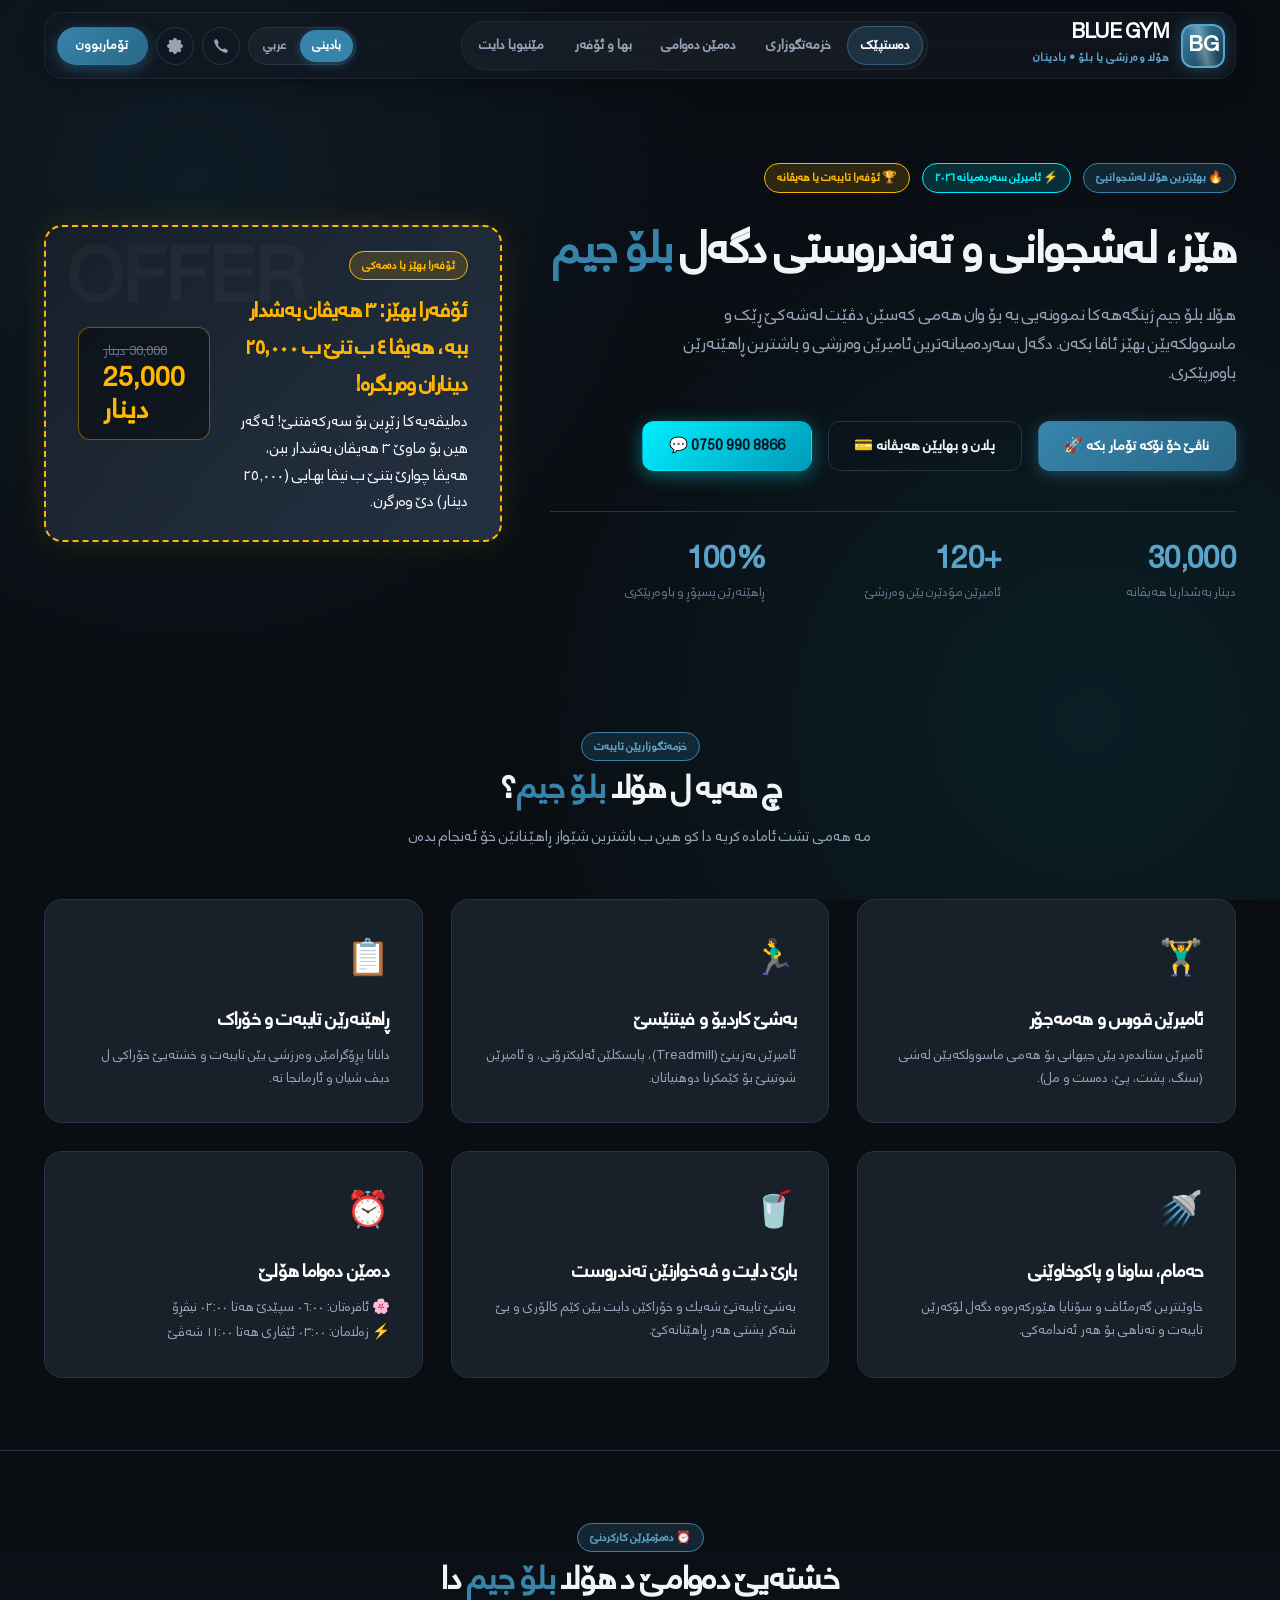
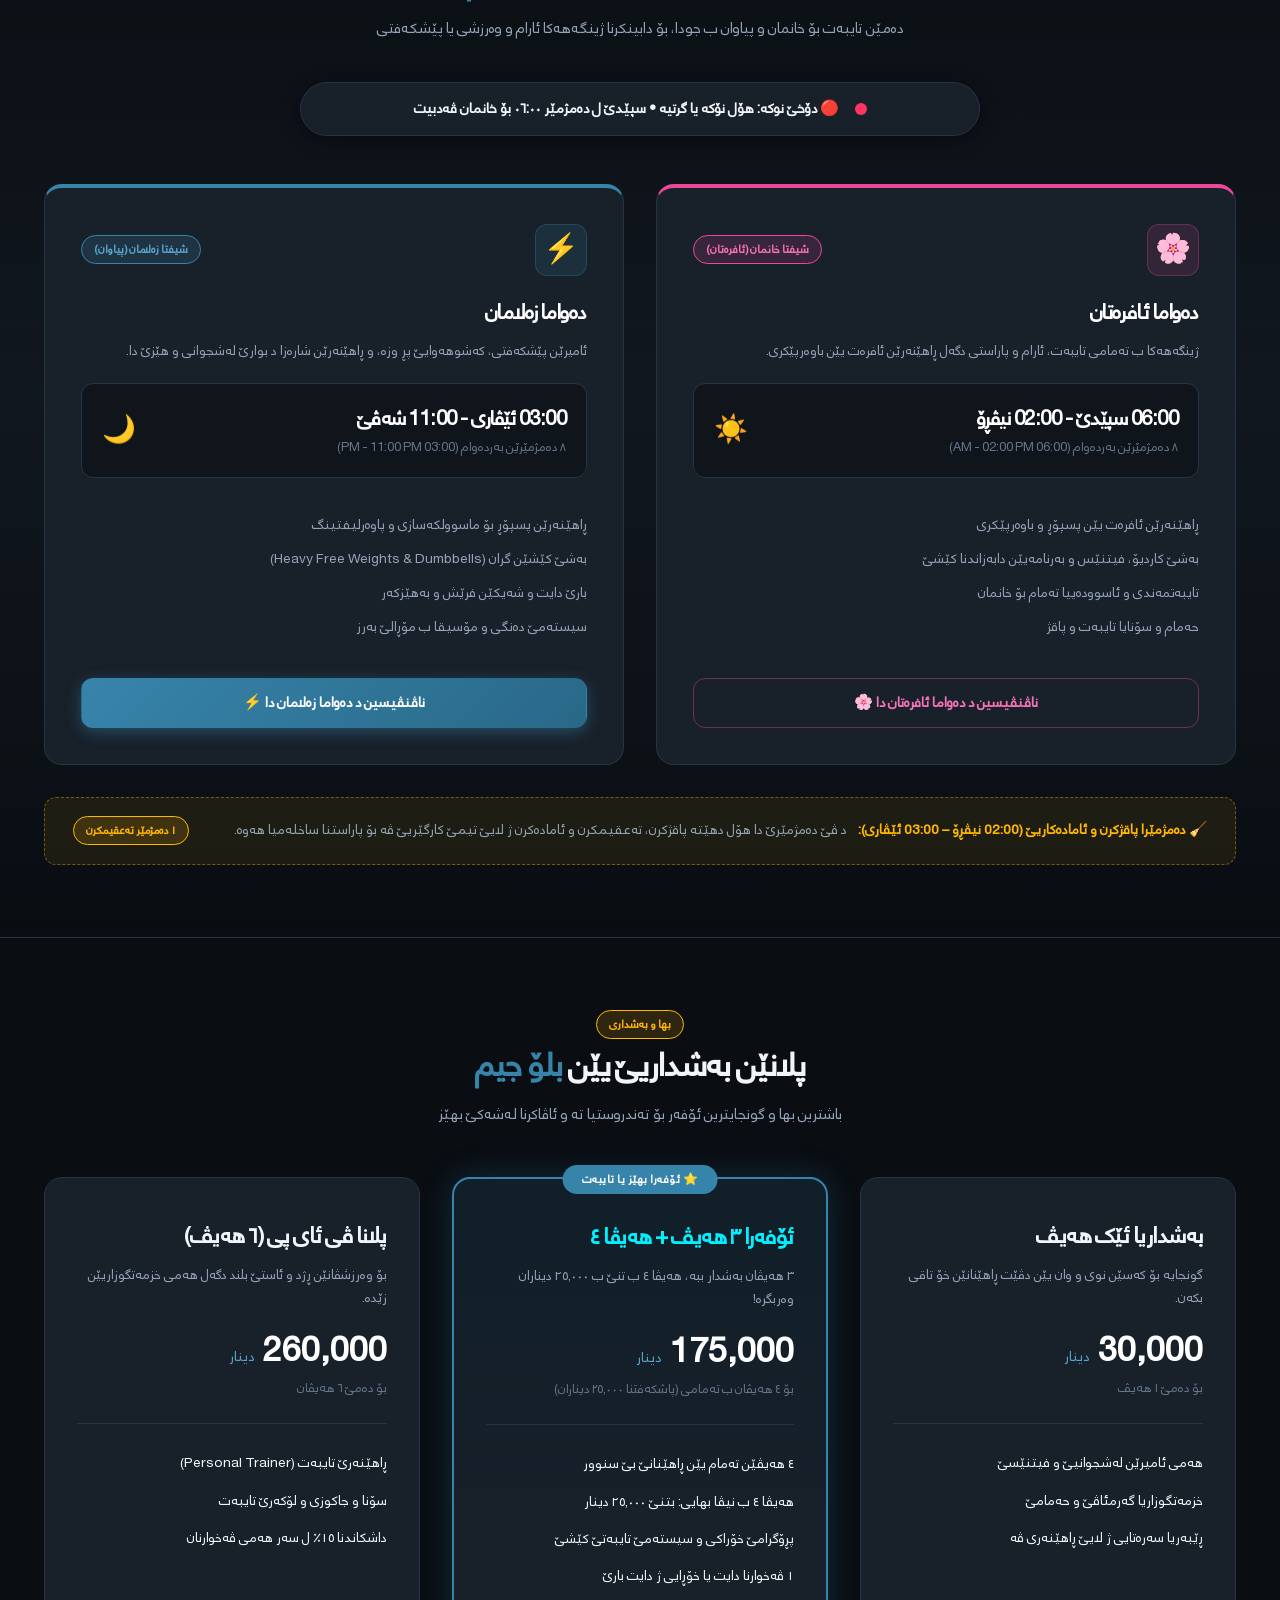
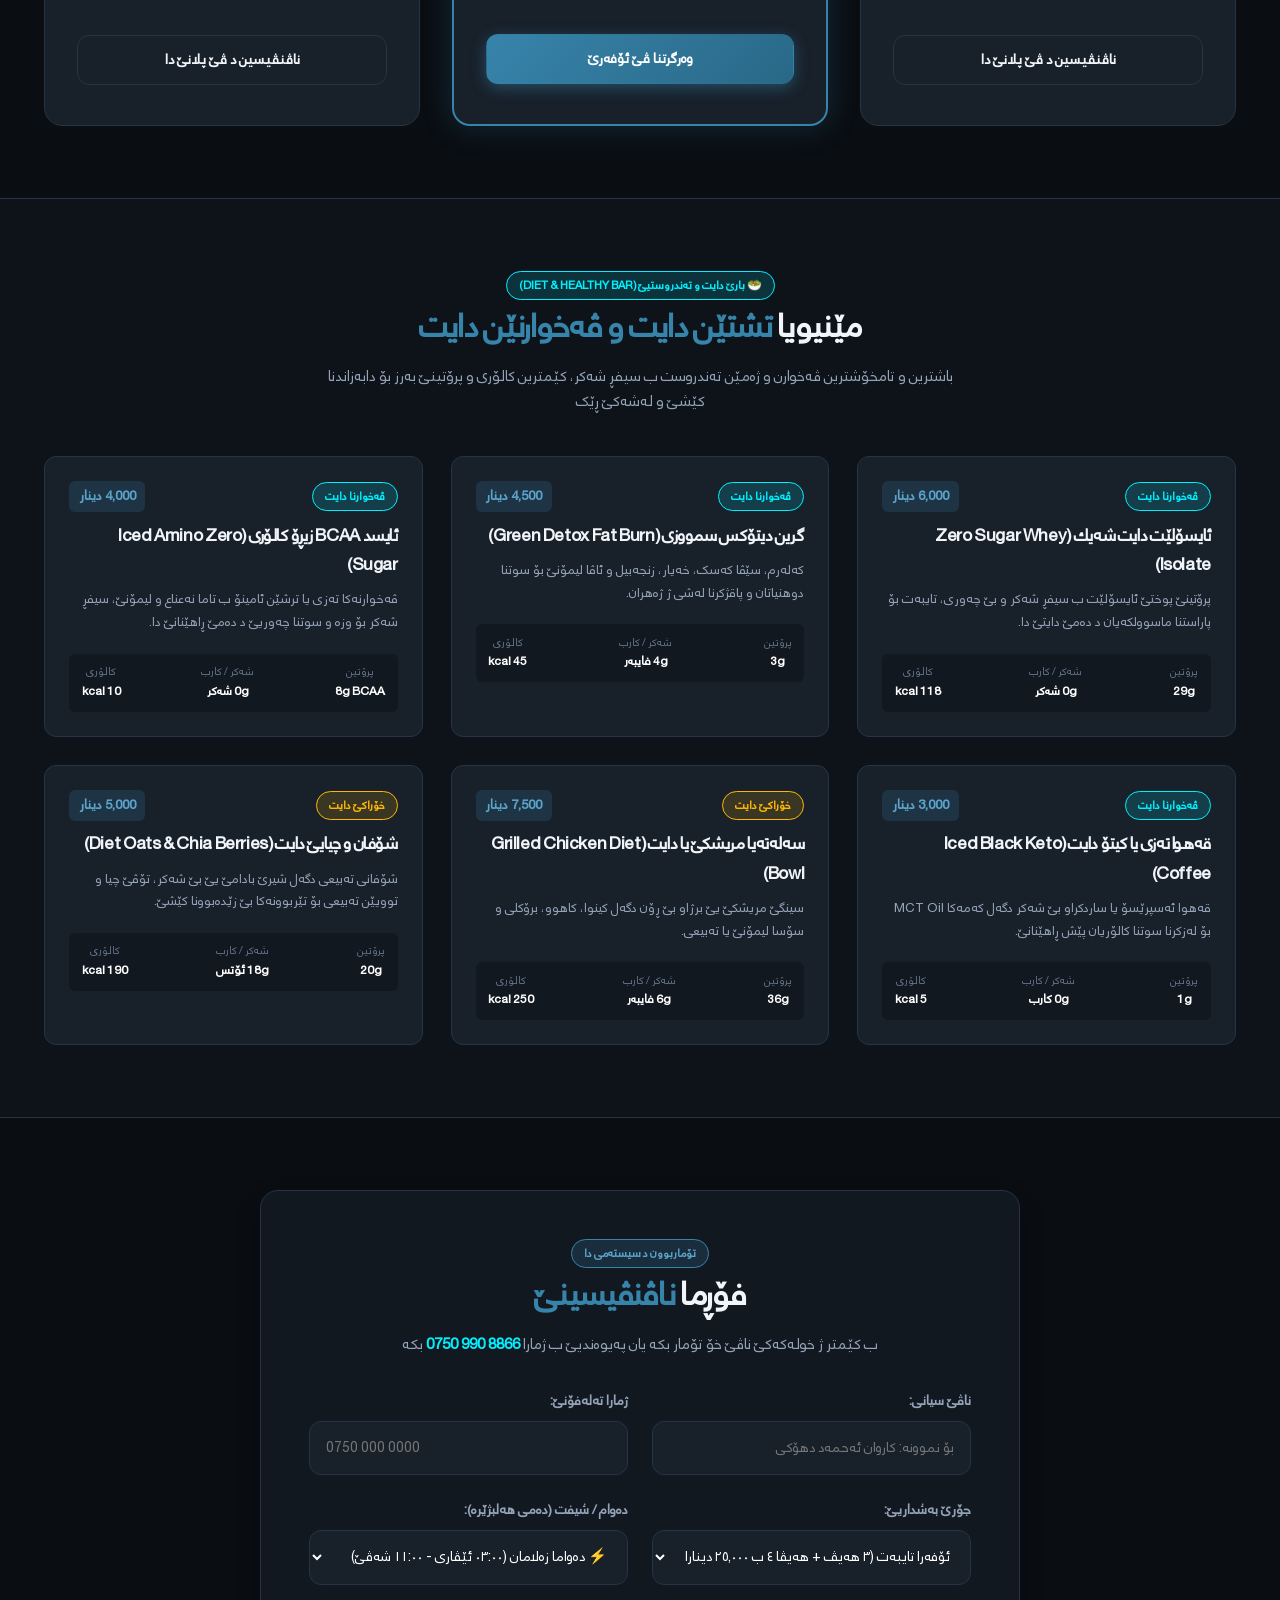
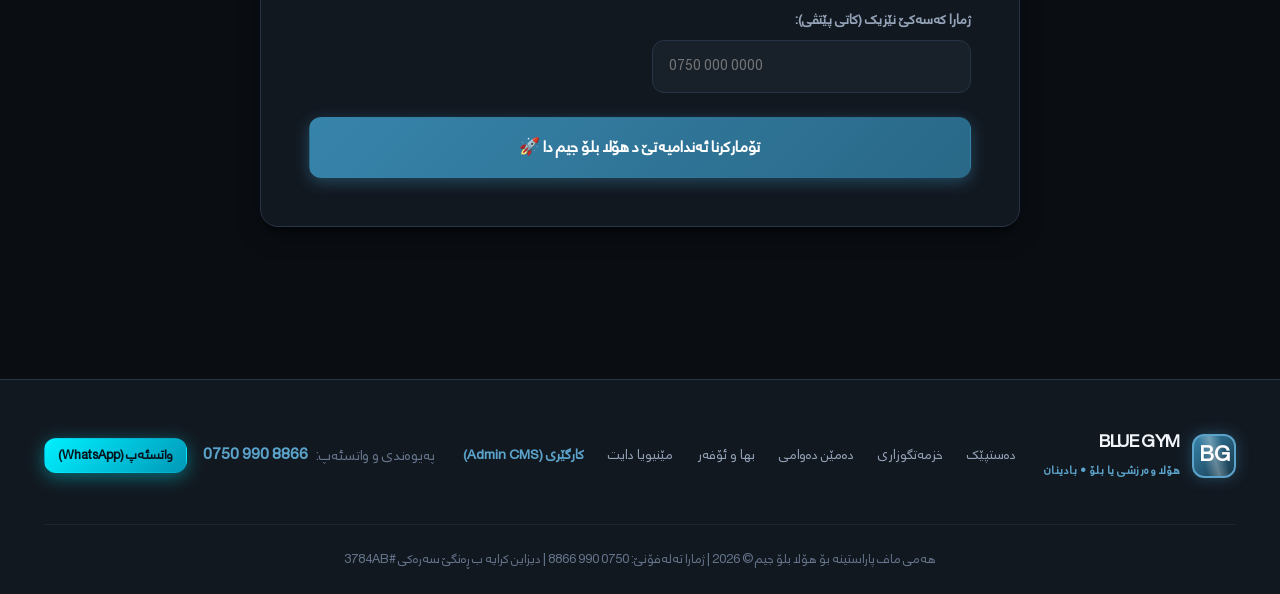
<file: index.html>
<!DOCTYPE html>
<html lang="ku" dir="rtl">
<head>
  <meta charset="UTF-8">
  <meta name="viewport" content="width=device-width, initial-scale=1.0">
  <title data-i18n="page_title">هۆلا وەرزشی یا بلۆ | Blue Gym - بەهێزترین هۆلا لەشجوانیێ</title>
  <link rel="preload" href="fonts/Kurdfont.woff2" as="font" type="font/woff2" crossorigin>
  <link rel="stylesheet" href="css/style.css?v=8">
</head>
<body>

  <!-- ==================== HEADER & NAVIGATION ==================== -->
  <header class="header" id="siteHeader">
    <div class="container">
      <div class="header-inner">
        <a href="index.html" class="brand">
          <div class="brand-logo">BG</div>
          <div class="brand-text">
            <h1>BLUE GYM</h1>
            <span data-i18n="brand_tagline">هۆلا وەرزشی یا بلۆ • بادینان</span>
          </div>
        </a>

        <nav class="nav-main" aria-label="Main">
          <ul class="nav-links">
            <li><a href="#hero" class="active" data-i18n="nav_home">دەستپێک</a></li>
            <li><a href="#services" data-i18n="nav_services">خزمەتگوزاری</a></li>
            <li><a href="#schedule" data-i18n="nav_schedule">دەمێن دەوامی</a></li>
            <li><a href="#pricing" data-i18n="nav_pricing">بها و ئۆفەر</a></li>
            <li><a href="#diet-bar" data-i18n="nav_diet">مێنیویا دایت</a></li>
          </ul>
        </nav>

        <div class="nav-actions">
          <!-- Language Switcher: Kurdish Badini / Arabic -->
          <div class="lang-switcher" id="langSwitcher">
            <button type="button" class="lang-btn active" data-lang="ku">بادینی</button>
            <button type="button" class="lang-btn" data-lang="ar">عربي</button>
          </div>

          <a href="tel:07509908866" class="nav-icon-btn nav-phone" dir="ltr" title="0750 990 8866" aria-label="0750 990 8866">
            <svg width="16" height="16" fill="currentColor" viewBox="0 0 16 16"><path d="M3.654 1.328a.678.678 0 0 0-1.015-.063L1.605 2.3c-.483.484-.661 1.169-.45 1.77a17.568 17.568 0 0 0 4.168 6.608 17.569 17.569 0 0 0 6.608 4.168c.601.211 1.286.033 1.77-.45l1.034-1.034a.678.678 0 0 0-.063-1.015l-2.307-1.794a.678.678 0 0 0-.58-.122l-2.19.547a1.745 1.745 0 0 1-1.657-.459L5.482 8.062a1.745 1.745 0 0 1-.46-1.657l.548-2.19a.678.678 0 0 0-.122-.58L3.654 1.328z"/></svg>
            <span class="nav-phone-num">0750 990 8866</span>
          </a>

          <a href="admin.html" class="nav-icon-btn nav-admin" title="Admin CMS" aria-label="Admin CMS">
            <svg width="16" height="16" fill="currentColor" viewBox="0 0 16 16">
              <path d="M8 4.754a3.246 3.246 0 1 0 0 6.492 3.246 3.246 0 0 0 0-6.492zM5.754 8a2.246 2.246 0 1 1 4.492 0 2.246 2.246 0 0 1-4.492 0z"/>
              <path d="M9.796 1.343c-.527-1.79-3.065-1.79-3.592 0l-.094.319a.873.873 0 0 1-1.255.52l-.292-.16c-1.64-.892-3.433.902-2.54 2.541l.159.292a.873.873 0 0 1-.52 1.255l-.319.094c-1.79.527-1.79 3.065 0 3.592l.319.094a.873.873 0 0 1 .52 1.255l-.16.292c-.892 1.64.901 3.434 2.541 2.54l.292-.159a.873.873 0 0 1 1.255.52l.094.319c.527 1.79 3.065 1.79 3.592 0l.094-.319a.873.873 0 0 1 1.255-.52l.292.16c1.64.893 3.434-.902 2.54-2.541l-.159-.292a.873.873 0 0 1 .52-1.255l.319-.094c1.79-.527 1.79-3.065 0-3.592l-.319-.094a.873.873 0 0 1-.52-1.255l.16-.292c.893-1.64-.902-3.433-2.541-2.54l-.292.159a.873.873 0 0 1-1.255-.52l-.094-.319z"/>
            </svg>
          </a>

          <a href="#register" class="btn btn-primary btn-sm nav-cta" data-i18n="nav_join_btn">تۆماربوون</a>

          <button type="button" class="nav-toggle" id="navToggle" aria-label="Menu" aria-expanded="false" aria-controls="mobileMenu">
            <span></span><span></span><span></span>
          </button>
        </div>
      </div>

      <!-- Mobile Menu -->
      <div class="mobile-menu" id="mobileMenu">
        <div class="mobile-menu-inner">
        <ul class="mobile-links">
          <li><a href="#hero" class="active" data-i18n="nav_home">دەستپێک</a></li>
          <li><a href="#services" data-i18n="nav_services">خزمەتگوزاری</a></li>
          <li><a href="#schedule" data-i18n="nav_schedule">دەمێن دەوامی</a></li>
          <li><a href="#pricing" data-i18n="nav_pricing">بها و ئۆفەر</a></li>
          <li><a href="#diet-bar" data-i18n="nav_diet">مێنیویا دایت</a></li>
          <li><a href="#register" data-i18n="nav_register">ناڤنڤیسین</a></li>
        </ul>
        <div class="mobile-menu-footer">
          <div class="lang-switcher mobile-lang">
            <button type="button" class="lang-btn active" data-lang="ku">بادینی</button>
            <button type="button" class="lang-btn" data-lang="ar">عربي</button>
          </div>
          <a href="tel:07509908866" class="btn btn-outline btn-sm" dir="ltr">0750 990 8866</a>
          <a href="admin.html" class="btn btn-outline btn-sm" data-i18n="nav_admin">کارگێری (Admin CMS)</a>
        </div>
        </div>
      </div>
    </div>
  </header>

  <!-- ==================== HERO SECTION ==================== -->
  <section id="hero" class="hero">
    <div class="container hero-grid">
      <div class="hero-content">
        <div class="hero-badges">
          <span class="badge badge-spray" data-i18n="hero_badge_1">🔥 بهێزترین هۆلا لەشجوانیێ</span>
          <span class="badge badge-clean" data-i18n="hero_badge_2">⚡ ئامیرێن سەردەمیانە ٢٠٢٦</span>
          <span class="badge badge-offer" data-i18n="hero_badge_3">🏆 ئۆفەرا تایبەت یا هەیڤانە</span>
        </div>
        <h2 data-i18n="hero_title">
          هێز، لەشجوانی و تەندروستی دگەل <span class="text-primary">بلۆ جیم</span>
        </h2>
        <p class="hero-subtitle" data-i18n="hero_subtitle">
          هۆلا بلۆ جیم ژینگەهەکا نموونەیی یە بۆ وان هەمی کەسێن دڤێت لەشەکێ ڕێک و ماسوولکەیێن بهێز ئاڤا بکەن. دگەل سەردەمیانەترین ئامیرێن وەرزشی و باشترین ڕاهێنەرێن باوەرپێکری.
        </p>

        <div style="display: flex; gap: 1rem; flex-wrap: wrap;">
          <a href="#register" class="btn btn-primary" data-i18n="hero_cta_register">
            ناڤێ خۆ نۆکە تۆمار بکە 🚀
          </a>
          <a href="#pricing" class="btn btn-outline" data-i18n="hero_cta_pricing">
            پلان و بهایێن هەیڤانە 💳
          </a>
          <a href="https://wa.me/9647509908866" target="_blank" class="btn btn-clean" dir="ltr" style="font-weight: 700;">
            💬 0750 990 8866
          </a>
        </div>

        <div class="hero-stats">
          <div class="stat-box">
            <h3>30,000</h3>
            <p data-i18n="stat_monthly_label">دینار بەشداریا هەیڤانە</p>
          </div>
          <div class="stat-box">
            <h3 class="text-cyan">+120</h3>
            <p data-i18n="stat_machines_label">ئامیرێن مۆدێرن یێن وەرزشێ</p>
          </div>
          <div class="stat-box">
            <h3 class="text-gold">100%</h3>
            <p data-i18n="stat_trainers_label">ڕاهێنەرێن پسپۆڕ و باوەرپێکری</p>
          </div>
        </div>
      </div>

      <!-- Right Card: Special Offer Callout Banner -->
      <div class="hero-visual">
        <div class="special-offer-banner" style="margin: 0;">
          <div class="offer-info">
            <span class="badge badge-offer" style="margin-bottom: 0.75rem;" data-i18n="offer_badge">ئۆفەرا بهێز یا دەمەکی</span>
            <h3 id="offerBannerTitle" data-i18n="offer_title">٣ هەیڤان بەشدار ببە، هەیڤا ٤ ب تنێ ب ٢٥,٠٠٠ دیناران!</h3>
            <p id="offerBannerDesc" data-i18n="offer_desc">
              دەلیڤەیەکا زێڕین بۆ وەرزشڤانان! ئەگەر هین بۆ دەمێ ٣ هەیڤان ناڤێ خۆ تۆمار بکەن، هەیڤا چوارێ بتنێ ب نیڤا بهایی (٢٥,٠٠٠ دینار) دێ وەرگرن.
            </p>
          </div>
          <div class="offer-price-tag">
            <div class="old" data-i18n="offer_old">30,000 دینار</div>
            <div class="new" id="offerMonth4Price" data-i18n="offer_new">25,000 دینار</div>
          </div>
        </div>
      </div>
    </div>
  </section>

  <!-- ==================== SERVICES & FACILITIES ==================== -->
  <section id="services" class="services-section" style="padding: 4.5rem 0;">
    <div class="container">
      <div class="section-header">
        <span class="badge badge-spray" data-i18n="services_badge">خزمەتگوزاریێن تایبەت</span>
        <h2 data-i18n="services_title">چ هەیە ل هۆلا <span class="text-primary">بلۆ جیم</span>؟</h2>
        <p data-i18n="services_subtitle">مە هەمی تشت ئامادە کریە دا کو هین ب باشترین شێواز ڕاهێنانێن خۆ ئەنجام بدەن</p>
      </div>

      <div class="services-grid" style="display: grid; grid-template-columns: repeat(auto-fit, minmax(300px, 1fr)); gap: 1.75rem; margin-top: 3rem;">
        <!-- Card 1 -->
        <div class="service-card" style="background: var(--bg-card); border: 1px solid var(--border-color); border-radius: var(--radius-lg); padding: 2rem; transition: var(--transition);">
          <div style="font-size: 2.2rem; margin-bottom: 1rem;">🏋️‍♂️</div>
          <h3 style="font-size: 1.25rem; margin-bottom: 0.5rem; color: #fff;" data-i18n="service_1_title">ئامیرێن قورس و هەمەجۆر</h3>
          <p style="color: var(--text-muted); font-size: 0.9rem;" data-i18n="service_1_desc">
            ئامیرێن ستاندەرد یێن جیهانی بۆ هەمی ماسوولکەیێن لەشی (سنگ، پشت، پێ، دەست و مل).
          </p>
        </div>

        <!-- Card 2 -->
        <div class="service-card" style="background: var(--bg-card); border: 1px solid var(--border-color); border-radius: var(--radius-lg); padding: 2rem; transition: var(--transition);">
          <div style="font-size: 2.2rem; margin-bottom: 1rem;">🏃‍♂️</div>
          <h3 style="font-size: 1.25rem; margin-bottom: 0.5rem; color: #fff;" data-i18n="service_2_title">بەشێ کاردیۆ و فیتنێسێ</h3>
          <p style="color: var(--text-muted); font-size: 0.9rem;" data-i18n="service_2_desc">
            ئامیرێن بەزینێ (Treadmill)، پایسکلێن ئەلیکترۆنی، و ئامیرێن شوتینێ بۆ کێمکرنا دوهنیاتان.
          </p>
        </div>

        <!-- Card 3 -->
        <div class="service-card" style="background: var(--bg-card); border: 1px solid var(--border-color); border-radius: var(--radius-lg); padding: 2rem; transition: var(--transition);">
          <div style="font-size: 2.2rem; margin-bottom: 1rem;">📋</div>
          <h3 style="font-size: 1.25rem; margin-bottom: 0.5rem; color: #fff;" data-i18n="service_3_title">ڕاهێنەرێن تایبەت و خۆراک</h3>
          <p style="color: var(--text-muted); font-size: 0.9rem;" data-i18n="service_3_desc">
            دانانا پڕۆگرامێن وەرزشی یێن تایبەت و خشتەیێ خۆراکی ل دیڤ شیان و ئارمانجا تە.
          </p>
        </div>

        <!-- Card 4 -->
        <div class="service-card" style="background: var(--bg-card); border: 1px solid var(--border-color); border-radius: var(--radius-lg); padding: 2rem; transition: var(--transition);">
          <div style="font-size: 2.2rem; margin-bottom: 1rem;">🚿</div>
          <h3 style="font-size: 1.25rem; margin-bottom: 0.5rem; color: #fff;" data-i18n="service_4_title">حەمام، ساونا و پاکوخاوێنی</h3>
          <p style="color: var(--text-muted); font-size: 0.9rem;" data-i18n="service_4_desc">
            خاوێنترین گەرمئاڤ و سۆنایا هێورکەرەوە دگەل لۆکەرێن تایبەت و تەناهی بۆ هەر ئەندامەکی.
          </p>
        </div>

        <!-- Card 5 -->
        <div class="service-card" style="background: var(--bg-card); border: 1px solid var(--border-color); border-radius: var(--radius-lg); padding: 2rem; transition: var(--transition);">
          <div style="font-size: 2.2rem; margin-bottom: 1rem;">🥤</div>
          <h3 style="font-size: 1.25rem; margin-bottom: 0.5rem; color: #fff;" data-i18n="service_5_title">بارێ دایت و ڤەخوارنێن تەندروست</h3>
          <p style="color: var(--text-muted); font-size: 0.9rem;" data-i18n="service_5_desc">
            بەشێ تایبەتێ شەیك و خۆراکێن دایت یێن کێم کالۆری و بێ شەکر پشتی هەر ڕاهێنانەکێ.
          </p>
        </div>

        <!-- Card 6 -->
        <div class="service-card" style="background: var(--bg-card); border: 1px solid var(--border-color); border-radius: var(--radius-lg); padding: 2rem; transition: var(--transition);">
          <div style="font-size: 2.2rem; margin-bottom: 1rem;">⏰</div>
          <h3 style="font-size: 1.25rem; margin-bottom: 0.5rem; color: #fff;" data-i18n="service_6_title">دەمێن دەواما هۆلێ</h3>
          <p style="color: var(--text-muted); font-size: 0.9rem; line-height: 1.7;" data-i18n="service_6_desc">
            🌸 <strong>ئافرەتان:</strong> ٠٦:٠٠ سپێدێ هەتا ٠٢:٠٠ نیڤڕۆ<br>
            ⚡ <strong>زەلامان:</strong> ٠٣:٠٠ ئێڤاری هەتا ١١:٠٠ شەڤێ
          </p>
        </div>
      </div>
    </div>
  </section>

  <!-- ==================== GYM SCHEDULE & TIMINGS ==================== -->
  <section id="schedule" class="schedule-section">
    <div class="container">
      <div class="section-header">
        <span class="badge badge-spray" data-i18n="schedule_badge">⏰ دەمژمێرێن کارکردنێ</span>
        <h2 data-i18n="schedule_title">خشتەیێ دەوامێ د هۆلا <span class="text-primary">بلۆ جیم</span> دا</h2>
        <p data-i18n="schedule_subtitle">دەمێن تایبەت بۆ خانمان و پیاوان ب جودا، بۆ دابینکرنا ژینگەهەکا ئارام و وەرزشی یا پێشکەفتی</p>
      </div>

      <!-- Real-time Live Status Bar -->
      <div class="schedule-live-bar" id="gymLiveStatusBar">
        <span class="pulse-dot" id="livePulseDot"></span>
        <span class="live-text" id="liveStatusText">دۆخێ نوکە: بارکرنا زانیاریێن دەوامی...</span>
      </div>

      <!-- Schedule Cards Grid -->
      <div class="schedule-grid">
        <!-- Women's Shift -->
        <div class="schedule-card women-card" id="womenShiftCard">
          <div class="schedule-card-header">
            <div class="schedule-card-icon">🌸</div>
            <span class="badge badge-women" data-i18n="women_badge">شیفتا خانمان (ئافرەتان)</span>
          </div>

          <h3 style="font-size: 1.4rem; margin-bottom: 0.5rem; color: #fff;" data-i18n="women_title">دەواما ئافرەتان</h3>
          <p style="color: var(--text-muted); font-size: 0.9rem;" data-i18n="women_desc">
            ژینگەهەکا ب تەمامی تایبەت، ئارام و پاراستی دگەل ڕاهێنەرێن ئافرەت یێن باوەرپێکری.
          </p>

          <div class="schedule-time-box">
            <div>
              <div class="time-main" id="womenTimeDisplay">06:00 سپێدێ - 02:00 نیڤڕۆ</div>
              <div class="time-duration" data-i18n="women_duration">٨ دەمژمێرێن بەردەوام (06:00 AM - 02:00 PM)</div>
            </div>
            <div style="font-size: 1.7rem;">☀️</div>
          </div>

          <ul class="schedule-features">
            <li data-i18n="women_f1">
              <svg width="18" height="18" fill="#EC4899" viewBox="0 0 16 16"><path d="M12.736 3.97a.733.733 0 0 1 1.047 0c.286.289.29.756.01 1.05L7.88 12.01a.733.733 0 0 1-1.065.02L3.217 8.384a.757.757 0 0 1 0-1.06.733.733 0 0 1 1.047 0l3.052 3.093 5.4-6.425a.247.247 0 0 1 .02-.022Z"/></svg>
              ڕاهێنەرێن ئافرەت یێن پسپۆڕ و باوەرپێکری
            </li>
            <li data-i18n="women_f2">
              <svg width="18" height="18" fill="#EC4899" viewBox="0 0 16 16"><path d="M12.736 3.97a.733.733 0 0 1 1.047 0c.286.289.29.756.01 1.05L7.88 12.01a.733.733 0 0 1-1.065.02L3.217 8.384a.757.757 0 0 1 0-1.06.733.733 0 0 1 1.047 0l3.052 3.093 5.4-6.425a.247.247 0 0 1 .02-.022Z"/></svg>
              بەشێ کاردیۆ، فیتنێس و بەرنامەیێن دابەزاندنا کێشێ
            </li>
            <li data-i18n="women_f3">
              <svg width="18" height="18" fill="#EC4899" viewBox="0 0 16 16"><path d="M12.736 3.97a.733.733 0 0 1 1.047 0c.286.289.29.756.01 1.05L7.88 12.01a.733.733 0 0 1-1.065.02L3.217 8.384a.757.757 0 0 1 0-1.06.733.733 0 0 1 1.047 0l3.052 3.093 5.4-6.425a.247.247 0 0 1 .02-.022Z"/></svg>
              تایبەتمەندی و ئاسوودەییا تەمام بۆ خانمان
            </li>
            <li data-i18n="women_f4">
              <svg width="18" height="18" fill="#EC4899" viewBox="0 0 16 16"><path d="M12.736 3.97a.733.733 0 0 1 1.047 0c.286.289.29.756.01 1.05L7.88 12.01a.733.733 0 0 1-1.065.02L3.217 8.384a.757.757 0 0 1 0-1.06.733.733 0 0 1 1.047 0l3.052 3.093 5.4-6.425a.247.247 0 0 1 .02-.022Z"/></svg>
              حەمام و سۆنایا تایبەت و پاقژ
            </li>
          </ul>

          <a href="#register" class="btn btn-outline" style="width: 100%; border-color: rgba(236, 72, 153, 0.4); color: #F472B6;" data-i18n="women_btn">
            ناڤنڤیسین د دەواما ئافرەتان دا 🌸
          </a>
        </div>

        <!-- Men's Shift -->
        <div class="schedule-card men-card" id="menShiftCard">
          <div class="schedule-card-header">
            <div class="schedule-card-icon">⚡</div>
            <span class="badge badge-men" data-i18n="men_badge">شیفتا زەلامان (پیاوان)</span>
          </div>

          <h3 style="font-size: 1.4rem; margin-bottom: 0.5rem; color: #fff;" data-i18n="men_title">دەواما زەلامان</h3>
          <p style="color: var(--text-muted); font-size: 0.9rem;" data-i18n="men_desc">
            ئامیرێن پێشکەفتی، کەشوهەوایێ پڕ وزە، و ڕاهێنەرێن شارەزا د بوارێ لەشجوانی و هێزێ دا.
          </p>

          <div class="schedule-time-box">
            <div>
              <div class="time-main" id="menTimeDisplay">03:00 ئێڤاری - 11:00 شەڤێ</div>
              <div class="time-duration" data-i18n="men_duration">٨ دەمژمێرێن بەردەوام (03:00 PM - 11:00 PM)</div>
            </div>
            <div style="font-size: 1.7rem;">🌙</div>
          </div>

          <ul class="schedule-features">
            <li data-i18n="men_f1">
              <svg width="18" height="18" fill="var(--primary-light)" viewBox="0 0 16 16"><path d="M12.736 3.97a.733.733 0 0 1 1.047 0c.286.289.29.756.01 1.05L7.88 12.01a.733.733 0 0 1-1.065.02L3.217 8.384a.757.757 0 0 1 0-1.06.733.733 0 0 1 1.047 0l3.052 3.093 5.4-6.425a.247.247 0 0 1 .02-.022Z"/></svg>
              ڕاهێنەرێن پسپۆڕ بۆ ماسوولکەسازی و پاوەرلیفتینگ
            </li>
            <li data-i18n="men_f2">
              <svg width="18" height="18" fill="var(--primary-light)" viewBox="0 0 16 16"><path d="M12.736 3.97a.733.733 0 0 1 1.047 0c.286.289.29.756.01 1.05L7.88 12.01a.733.733 0 0 1-1.065.02L3.217 8.384a.757.757 0 0 1 0-1.06.733.733 0 0 1 1.047 0l3.052 3.093 5.4-6.425a.247.247 0 0 1 .02-.022Z"/></svg>
              بەشێ کێشێن گران (Heavy Free Weights & Dumbbells)
            </li>
            <li data-i18n="men_f3">
              <svg width="18" height="18" fill="var(--primary-light)" viewBox="0 0 16 16"><path d="M12.736 3.97a.733.733 0 0 1 1.047 0c.286.289.29.756.01 1.05L7.88 12.01a.733.733 0 0 1-1.065.02L3.217 8.384a.757.757 0 0 1 0-1.06.733.733 0 0 1 1.047 0l3.052 3.093 5.4-6.425a.247.247 0 0 1 .02-.022Z"/></svg>
              بارێ دایت و شەیكێن فرێش و بەهێزکەر
            </li>
            <li data-i18n="men_f4">
              <svg width="18" height="18" fill="var(--primary-light)" viewBox="0 0 16 16"><path d="M12.736 3.97a.733.733 0 0 1 1.047 0c.286.289.29.756.01 1.05L7.88 12.01a.733.733 0 0 1-1.065.02L3.217 8.384a.757.757 0 0 1 0-1.06.733.733 0 0 1 1.047 0l3.052 3.093 5.4-6.425a.247.247 0 0 1 .02-.022Z"/></svg>
              سیستەمێ دەنگی و مۆسیقا ب مۆڕالێ بەرز
            </li>
          </ul>

          <a href="#register" class="btn btn-primary" style="width: 100%;" data-i18n="men_btn">
            ناڤنڤیسین د دەواما زەلامان دا ⚡
          </a>
        </div>
      </div>

      <!-- Cleaning & Handover Banner -->
      <div class="schedule-cleaning-notice">
        <div>
          <strong data-i18n="cleaning_notice_title">🧹 دەمژمێرا پاقژکرن و ئامادەکاریێ (02:00 نیڤڕۆ – 03:00 ئێڤاری):</strong>
          <span style="color: var(--text-muted); margin-right: 0.5rem;" data-i18n="cleaning_notice_desc">
            د ڤێ دەمژمێرێ دا هۆل دهێتە پاقژکرن، تەعقیمکرن و ئامادەکرن ژ لایێ تیمێ کارگێریێ ڤە بۆ پاراستنا ساخلەمیا هەوە.
          </span>
        </div>
        <span class="badge badge-offer" data-i18n="cleaning_badge">١ دەمژمێر تەعقیمکرن</span>
      </div>
    </div>
  </section>

  <!-- ==================== PRICING & MEMBERSHIP PLANS ==================== -->
  <section id="pricing" class="pricing-section">
    <div class="container">
      <div class="section-header">
        <span class="badge badge-offer" data-i18n="pricing_badge">بها و بەشداری</span>
        <h2 data-i18n="pricing_title">پلانێن بەشداریێ یێن <span class="text-primary">بلۆ جیم</span></h2>
        <p data-i18n="pricing_subtitle">باشترین بها و گونجایترین ئۆفەر بۆ تەندروستیا تە و ئاڤاکرنا لەشەکێ بهێز</p>
      </div>

      <div class="pricing-grid">
        <!-- 1 Month Standard Plan -->
        <div class="pricing-card">
          <h3 class="plan-name" data-i18n="plan_1_name">بەشداریا ئێک هەیڤ</h3>
          <p class="plan-desc" data-i18n="plan_1_desc">گونجایە بۆ کەسێن نوی و وان یێن دڤێت ڕاهێنانێن خۆ تاقی بکەن.</p>
          <div class="plan-price-wrap">
            <span class="price-amount" id="priceMonthly">30,000</span>
            <span class="price-currency" data-i18n="currency">دینار</span>
            <span class="price-period" data-i18n="plan_1_period">بۆ دەمێ ١ هەیڤ</span>
          </div>
          <ul class="plan-features">
            <li data-i18n="plan_1_f1">
              <svg width="18" height="18" fill="currentColor" viewBox="0 0 16 16"><path d="M12.736 3.97a.733.733 0 0 1 1.047 0c.286.289.29.756.01 1.05L7.88 12.01a.733.733 0 0 1-1.065.02L3.217 8.384a.757.757 0 0 1 0-1.06.733.733 0 0 1 1.047 0l3.052 3.093 5.4-6.425a.247.247 0 0 1 .02-.022Z"/></svg>
              هەمی ئامیرێن لەشجوانیێ و فیتنێسێ
            </li>
            <li data-i18n="plan_1_f2">
              <svg width="18" height="18" fill="currentColor" viewBox="0 0 16 16"><path d="M12.736 3.97a.733.733 0 0 1 1.047 0c.286.289.29.756.01 1.05L7.88 12.01a.733.733 0 0 1-1.065.02L3.217 8.384a.757.757 0 0 1 0-1.06.733.733 0 0 1 1.047 0l3.052 3.093 5.4-6.425a.247.247 0 0 1 .02-.022Z"/></svg>
              خزمەتگوزاریا گەرمئاڤێ و حەمامێ
            </li>
            <li data-i18n="plan_1_f3">
              <svg width="18" height="18" fill="currentColor" viewBox="0 0 16 16"><path d="M12.736 3.97a.733.733 0 0 1 1.047 0c.286.289.29.756.01 1.05L7.88 12.01a.733.733 0 0 1-1.065.02L3.217 8.384a.757.757 0 0 1 0-1.06.733.733 0 0 1 1.047 0l3.052 3.093 5.4-6.425a.247.247 0 0 1 .02-.022Z"/></svg>
              ڕێبەریا سەرەتایی ژ لایێ ڕاهێنەری ڤە
            </li>
          </ul>
          <a href="#register" class="btn btn-outline" style="width: 100%;" data-i18n="plan_1_btn">ناڤنڤیسین د ڤێ پلانێ دا</a>
        </div>

        <!-- SPECIAL OFFER: 3 MONTHS + 4TH MONTH FOR 25,000 IQD -->
        <div class="pricing-card featured">
          <div class="card-ribbon" data-i18n="plan_2_ribbon">⭐ ئۆفەرا بهێز یا تایبەت</div>
          <h3 class="plan-name text-cyan" data-i18n="plan_2_name">ئۆفەرا ٣ هەیڤ + هەیڤا ٤</h3>
          <p class="plan-desc" data-i18n="plan_2_desc">٣ هەیڤان بەشدار ببە، هەیڤا ٤ ب تنێ ب ٢٥,٠٠٠ دیناران وەربگرە!</p>
          <div class="plan-price-wrap">
            <span class="price-amount text-gold">175,000</span>
            <span class="price-currency" data-i18n="currency">دینار</span>
            <span class="price-period" data-i18n="plan_2_period">بۆ ٤ هەیڤان ب تەمامی (پاشکەفتنا ٢٥,٠٠٠ دیناران)</span>
          </div>
          <ul class="plan-features">
            <li data-i18n="plan_2_f1">
              <svg width="18" height="18" fill="currentColor" viewBox="0 0 16 16"><path d="M12.736 3.97a.733.733 0 0 1 1.047 0c.286.289.29.756.01 1.05L7.88 12.01a.733.733 0 0 1-1.065.02L3.217 8.384a.757.757 0 0 1 0-1.06.733.733 0 0 1 1.047 0l3.052 3.093 5.4-6.425a.247.247 0 0 1 .02-.022Z"/></svg>
              ٤ هەیڤێن تەمام یێن ڕاهێنانێ بێ سنوور
            </li>
            <li data-i18n="plan_2_f2">
              <svg width="18" height="18" fill="currentColor" viewBox="0 0 16 16"><path d="M12.736 3.97a.733.733 0 0 1 1.047 0c.286.289.29.756.01 1.05L7.88 12.01a.733.733 0 0 1-1.065.02L3.217 8.384a.757.757 0 0 1 0-1.06.733.733 0 0 1 1.047 0l3.052 3.093 5.4-6.425a.247.247 0 0 1 .02-.022Z"/></svg>
              هەیڤا ٤ ب نیڤا بهایی: بتنێ ٢٥,٠٠٠ دینار
            </li>
            <li data-i18n="plan_2_f3">
              <svg width="18" height="18" fill="currentColor" viewBox="0 0 16 16"><path d="M12.736 3.97a.733.733 0 0 1 1.047 0c.286.289.29.756.01 1.05L7.88 12.01a.733.733 0 0 1-1.065.02L3.217 8.384a.757.757 0 0 1 0-1.06.733.733 0 0 1 1.047 0l3.052 3.093 5.4-6.425a.247.247 0 0 1 .02-.022Z"/></svg>
              پڕۆگرامێ خۆراکی و سیستەمێ تایبەتێ کێشێ
            </li>
            <li data-i18n="plan_2_f4">
              <svg width="18" height="18" fill="currentColor" viewBox="0 0 16 16"><path d="M12.736 3.97a.733.733 0 0 1 1.047 0c.286.289.29.756.01 1.05L7.88 12.01a.733.733 0 0 1-1.065.02L3.217 8.384a.757.757 0 0 1 0-1.06.733.733 0 0 1 1.047 0l3.052 3.093 5.4-6.425a.247.247 0 0 1 .02-.022Z"/></svg>
              ١ ڤەخوارنا دایت یا خۆڕایی ژ دایت بارێ
            </li>
          </ul>
          <a href="#register" class="btn btn-primary" style="width: 100%;" data-i18n="plan_2_btn">وەرگرتنا ڤێ ئۆفەرێ</a>
        </div>

        <!-- 6 Months VIP Plan -->
        <div class="pricing-card">
          <h3 class="plan-name" data-i18n="plan_3_name">پلانا ڤی ئای پی (٦ هەیڤ)</h3>
          <p class="plan-desc" data-i18n="plan_3_desc">بۆ وەرزشڤانێن ڕژد و ئاستێ بلند دگەل هەمی خزمەتگوزاریێن زێدە.</p>
          <div class="plan-price-wrap">
            <span class="price-amount">260,000</span>
            <span class="price-currency" data-i18n="currency">دینار</span>
            <span class="price-period" data-i18n="plan_3_period">بۆ دەمێ ٦ هەیڤان</span>
          </div>
          <ul class="plan-features">
            <li data-i18n="plan_3_f1">
              <svg width="18" height="18" fill="currentColor" viewBox="0 0 16 16"><path d="M12.736 3.97a.733.733 0 0 1 1.047 0c.286.289.29.756.01 1.05L7.88 12.01a.733.733 0 0 1-1.065.02L3.217 8.384a.757.757 0 0 1 0-1.06.733.733 0 0 1 1.047 0l3.052 3.093 5.4-6.425a.247.247 0 0 1 .02-.022Z"/></svg>
              ڕاهێنەرێ تایبەت (Personal Trainer)
            </li>
            <li data-i18n="plan_3_f2">
              <svg width="18" height="18" fill="currentColor" viewBox="0 0 16 16"><path d="M12.736 3.97a.733.733 0 0 1 1.047 0c.286.289.29.756.01 1.05L7.88 12.01a.733.733 0 0 1-1.065.02L3.217 8.384a.757.757 0 0 1 0-1.06.733.733 0 0 1 1.047 0l3.052 3.093 5.4-6.425a.247.247 0 0 1 .02-.022Z"/></svg>
              سۆنا و جاکوزی و لۆکەرێ تایبەت
            </li>
            <li data-i18n="plan_3_f3">
              <svg width="18" height="18" fill="currentColor" viewBox="0 0 16 16"><path d="M12.736 3.97a.733.733 0 0 1 1.047 0c.286.289.29.756.01 1.05L7.88 12.01a.733.733 0 0 1-1.065.02L3.217 8.384a.757.757 0 0 1 0-1.06.733.733 0 0 1 1.047 0l3.052 3.093 5.4-6.425a.247.247 0 0 1 .02-.022Z"/></svg>
              داشکاندنا ١٥٪ ل سەر هەمی ڤەخوارنان
            </li>
          </ul>
          <a href="#register" class="btn btn-outline" style="width: 100%;" data-i18n="plan_3_btn">ناڤنڤیسین د ڤێ پلانێ دا</a>
        </div>
      </div>
    </div>
  </section>

  <!-- ==================== DIET & HEALTHY BAR MENU ==================== -->
  <section id="diet-bar" class="shake-section">
    <div class="container">
      <div class="section-header">
        <span class="badge badge-clean" data-i18n="diet_badge">🥗 بارێ دایت و تەندروستیێ (Diet & Healthy Bar)</span>
        <h2 data-i18n="diet_title">مێنیویا <span class="text-primary">تشتێن دایت و ڤەخوارنێن دایت</span></h2>
        <p data-i18n="diet_subtitle">باشترین و تامخۆشترین ڤەخوارن و ژەمێن تەندروست ب سیفڕ شەکر، کێمترین کالۆری و پرۆتینێ بەرز بۆ دابەزاندنا کێشێ و لەشەکێ ڕێک</p>
      </div>

      <div id="shakeMenuGrid" class="shake-grid">
        <!-- Loaded dynamically from app.js based on language -->
      </div>
    </div>
  </section>

  <!-- ==================== MEMBER REGISTRATION FORM ==================== -->
  <section id="register" class="register-section">
    <div class="container">
      <div class="register-card">
        <div class="section-header" style="margin-bottom: 1rem;">
          <span class="badge badge-spray" data-i18n="reg_badge">تۆماربوون د سیستەمی دا</span>
          <h2 data-i18n="reg_title">فۆڕما <span class="text-primary">ناڤنڤیسینێ</span></h2>
          <p><span data-i18n="reg_subtitle">ب کێمتر ژ خولەکەکێ ناڤێ خۆ تۆمار بکە یان پەیوەندیێ ب ژمارا</span> <a href="tel:07509908866" dir="ltr" style="color: var(--accent-cyan); font-weight: bold; text-decoration: none;">0750 990 8866</a> بکە</p>
        </div>

        <div id="registerSuccessAlert" class="form-alert"></div>

        <form id="memberRegisterForm">
          <div class="form-grid">
            <div class="form-group">
              <label for="regName" data-i18n="reg_name_label">ناڤێ سیانی:</label>
              <input type="text" id="regName" class="form-control" placeholder="بۆ نموونە: کاروان ئەحمەد دهۆکی" required>
            </div>

            <div class="form-group">
              <label for="regPhone" data-i18n="reg_phone_label">ژمارا تەلەفۆنێ:</label>
              <input type="tel" id="regPhone" class="form-control" placeholder="0750 000 0000" required>
            </div>

            <div class="form-group">
              <label for="regPlan" data-i18n="reg_plan_label">جۆرێ بەشداریێ:</label>
              <select id="regPlan" class="form-control">
                <option value="special-3m">ئۆفەرا تایبەت (٣ هەیڤ + هەیڤا ٤ ب ٢٥,٠٠٠ دیناران) - ١٧٥,٠٠٠ دینار</option>
                <option value="monthly">بەشداریا هەیڤانە یا ئاسایی - ٣٠,٠٠٠ دینار</option>
                <option value="vip-6m">پلانا ڤی ئای پی (٦ هەیڤ) - ٢٦٠,٠٠٠ دینار</option>
              </select>
            </div>

            <div class="form-group">
              <label for="regShift" data-i18n="reg_shift_label">دەوام / شیفت (دەمی هەلبژێرە):</label>
              <select id="regShift" class="form-control" required>
                <option value="women">🌸 دەواما ئافرەتان (٠٦:٠٠ سپێدێ - ٠٢:٠٠ نیڤڕۆ)</option>
                <option value="men" selected>⚡ دەواما زەلامان (٠٣:٠٠ ئێڤاری - ١١:٠٠ شەڤێ)</option>
              </select>
            </div>

            <div class="form-group">
              <label for="regEmergency" data-i18n="reg_emergency_label">ژمارا کەسەکێ نێزیک (کاتی پێتڤی):</label>
              <input type="tel" id="regEmergency" class="form-control" placeholder="0750 000 0000">
            </div>

            <div class="form-group full-width">
              <button type="submit" class="btn btn-primary" style="width: 100%; padding: 1rem; font-size: 1.05rem;" data-i18n="reg_submit_btn">
                تۆمارکرنا ئەندامیەتێ د هۆلا بلۆ جیم دا 🚀
              </button>
            </div>
          </div>
        </form>
      </div>
    </div>
  </section>

  <!-- ==================== FOOTER ==================== -->
  <footer class="footer">
    <div class="container">
      <div style="display: flex; justify-content: space-between; align-items: center; flex-wrap: wrap; gap: 1.5rem;">
        <div class="brand">
          <div class="brand-logo">BG</div>
          <div class="brand-text">
            <h3>BLUE GYM</h3>
            <span data-i18n="brand_tagline">هۆلا وەرزشی یا بلۆ • بادینان</span>
          </div>
        </div>

        <div style="display: flex; flex-wrap: wrap; justify-content: center; gap: 0.75rem 1.5rem; font-size: 0.9rem;">
          <a href="#hero" style="color: var(--text-muted); text-decoration: none;" data-i18n="nav_home">دەستپێک</a>
          <a href="#services" style="color: var(--text-muted); text-decoration: none;" data-i18n="nav_services">خزمەتگوزاری</a>
          <a href="#schedule" style="color: var(--text-muted); text-decoration: none;" data-i18n="nav_schedule">دەمێن دەوامی</a>
          <a href="#pricing" style="color: var(--text-muted); text-decoration: none;" data-i18n="nav_pricing">بها و ئۆفەر</a>
          <a href="#diet-bar" style="color: var(--text-muted); text-decoration: none;" data-i18n="nav_diet">مێنیویا دایت</a>
          <a href="admin.html" style="color: var(--primary-light); text-decoration: none; font-weight: bold;" data-i18n="nav_admin">پانێلا ڕێڤەبەریێ (Admin CMS)</a>
        </div>
        <div style="display: flex; align-items: center; gap: 1rem; flex-wrap: wrap;">
          <div style="display: flex; align-items: center; gap: 0.5rem; font-size: 0.95rem;">
            <span style="color: var(--text-dim);" data-i18n="contact_label">پەیوەندی و واتسئەپ:</span>
            <a href="tel:07509908866" dir="ltr" style="color: var(--primary-light); text-decoration: none; font-weight: 800; font-size: 1.05rem;">
              0750 990 8866
            </a>
          </div>
          <a href="https://wa.me/9647509908866" target="_blank" class="btn btn-clean btn-sm" style="padding: 0.35rem 0.8rem;">
            واتسئەپ (WhatsApp)
          </a>
        </div>
      </div>

      <div class="footer-bottom" data-i18n="footer_text">
        هەمی ماف پاراستینە بۆ هۆلا بلۆ جیم © 2026 | ژمارا تەلەفۆنێ: 0750 990 8866 | دیزاین کرایە ب ڕەنگێ سەرەکی #3784AB
      </div>
    </div>
  </footer>

  <!-- Scripts -->
  <script src="js/app.js?v=5"></script>
</body>
</html>
</file>
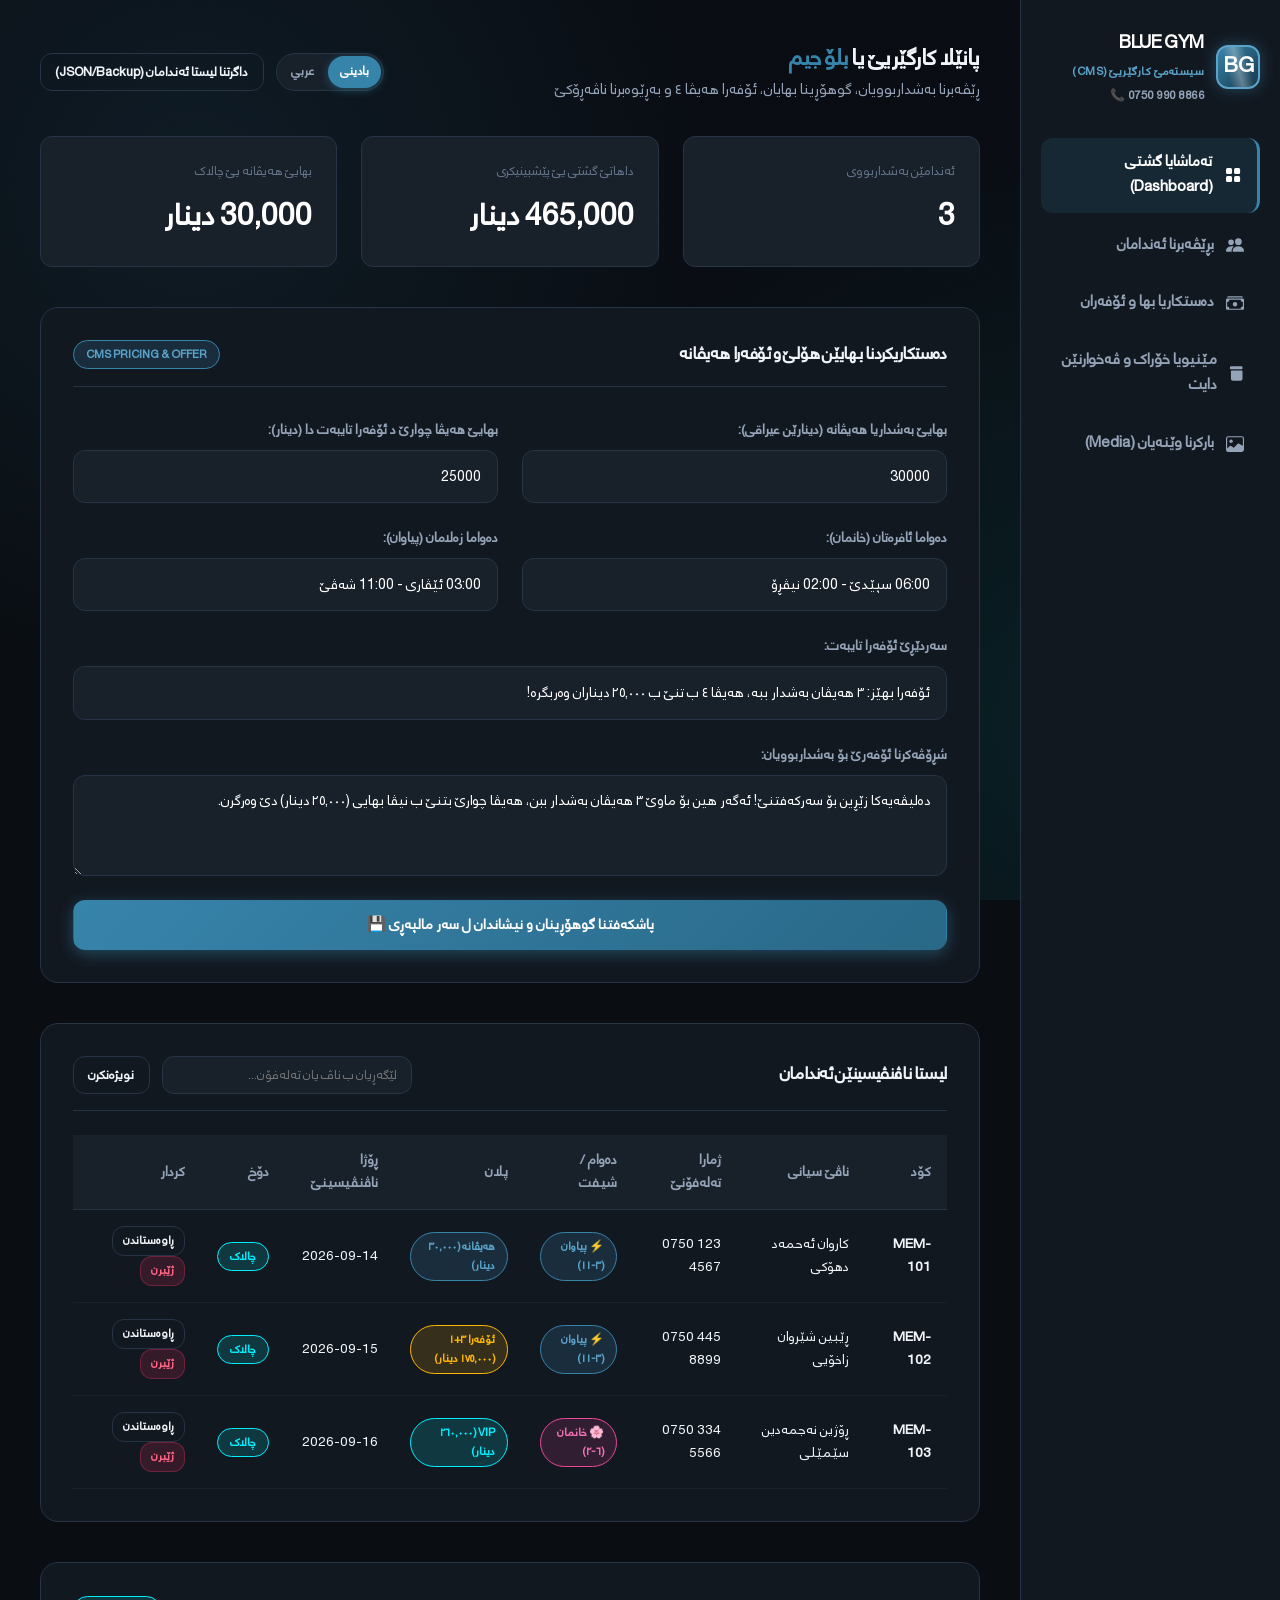
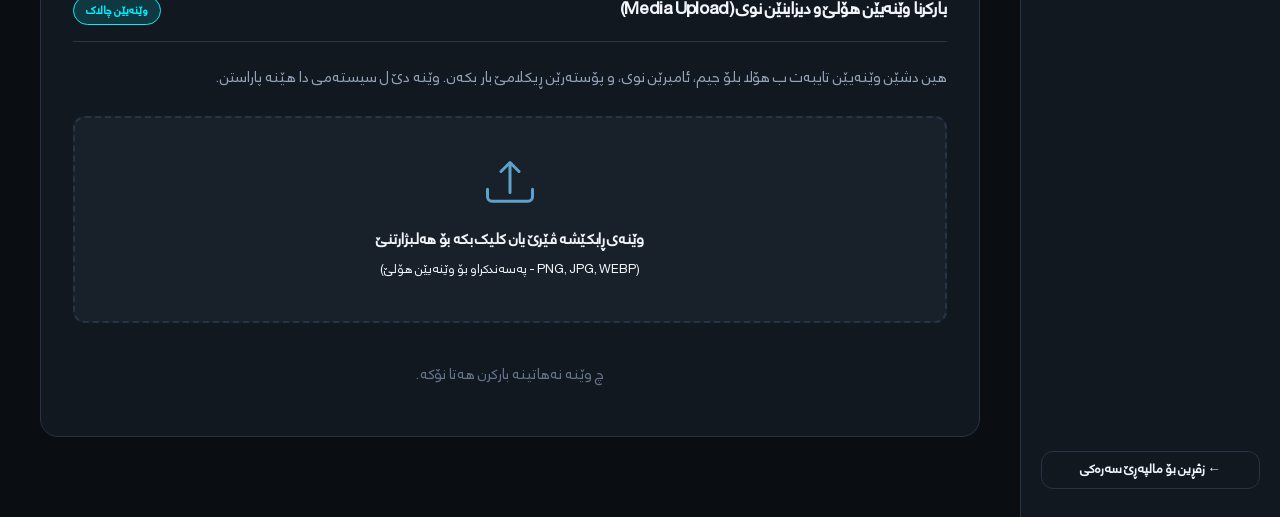
<file: admin.html>
<!DOCTYPE html>
<html lang="ku" dir="rtl">
<head>
  <meta charset="UTF-8">
  <meta name="viewport" content="width=device-width, initial-scale=1.0">
  <title data-i18n="admin_page_title">پانێلا کارگێریێ | Blue Gym CMS Admin</title>
  <link rel="preload" href="fonts/Kurdfont.woff2" as="font" type="font/woff2" crossorigin>
  <link rel="stylesheet" href="css/style.css?v=8">
</head>
<body style="background: var(--bg-dark);">

  <div class="admin-layout">
    <!-- ==================== SIDEBAR ==================== -->
    <aside class="admin-sidebar">
      <a href="index.html" class="brand">
        <div class="brand-logo">BG</div>
        <div class="brand-text">
          <h2 style="font-size: 1.2rem; color: #fff;">BLUE GYM</h2>
          <span data-i18n="admin_brand_subtitle">سیستەمێ کارگێریێ (CMS)</span>
          <span style="display:block; font-size:0.75rem; color:var(--text-muted); margin-top:2px;" dir="ltr">📞 0750 990 8866</span>
        </div>
      </a>

      <nav class="admin-nav">
        <a href="#overview" class="admin-nav-item active" data-tab="overview">
          <svg width="18" height="18" fill="currentColor" viewBox="0 0 16 16"><path d="M1 2.5A1.5 1.5 0 0 1 2.5 1h3A1.5 1.5 0 0 1 7 2.5v3A1.5 1.5 0 0 1 5.5 7h-3A1.5 1.5 0 0 1 1 5.5v-3zm8 0A1.5 1.5 0 0 1 10.5 1h3A1.5 1.5 0 0 1 15 2.5v3A1.5 1.5 0 0 1 13.5 7h-3A1.5 1.5 0 0 1 9 5.5v-3zm-8 8A1.5 1.5 0 0 1 2.5 9h3A1.5 1.5 0 0 1 7 10.5v3A1.5 1.5 0 0 1 5.5 15h-3A1.5 1.5 0 0 1 1 13.5v-3zm8 0A1.5 1.5 0 0 1 10.5 9h3a1.5 1.5 0 0 1 1.5 1.5v3a1.5 1.5 0 0 1-1.5 1.5h-3A1.5 1.5 0 0 1 9 13.5v-3z"/></svg>
          <span data-i18n="admin_nav_overview">تەماشایا گشتی (Dashboard)</span>
        </a>
        <a href="#members" class="admin-nav-item" data-tab="members">
          <svg width="18" height="18" fill="currentColor" viewBox="0 0 16 16"><path d="M7 14s-1 0-1-1 1-4 5-4 5 3 5 4-1 1-1 1H7Zm4-6a3 3 0 1 0 0-6 3 3 0 0 0 0 6Zm-5.784 6A2.238 2.238 0 0 1 5 13c0-1.355.68-2.75 1.936-3.72A6.325 6.325 0 0 0 5 9c-4 0-5 3-5 4s1 1 1 1h4.216ZM4.5 8a2.5 2.5 0 1 0 0-5 2.5 2.5 0 0 0 0 5Z"/></svg>
          <span data-i18n="admin_nav_members">بڕێڤەبرنا ئەندامان</span>
        </a>
        <a href="#pricing-cms" class="admin-nav-item" data-tab="pricing-cms">
          <svg width="18" height="18" fill="currentColor" viewBox="0 0 16 16"><path d="M1 3a1 1 0 0 1 1-1h12a1 1 0 0 1 1 1H1zm7 8a2 2 0 1 0 0-4 2 2 0 0 0 0 4z"/><path d="M0 5a1 1 0 0 1 1-1h14a1 1 0 0 1 1 1v8a1 1 0 0 1-1 1H1a1 1 0 0 1-1-1V5zm3 0a2 2 0 0 1-2 2v4a2 2 0 0 1 2 2h10a2 2 0 0 1 2-2V7a2 2 0 0 1-2-2H3z"/></svg>
          <span data-i18n="admin_nav_pricing">دەستکاریا بها و ئۆفەران</span>
        </a>
        <a href="#shakes-cms" class="admin-nav-item" data-tab="shakes-cms">
          <svg width="18" height="18" fill="currentColor" viewBox="0 0 16 16"><path d="M1 2a1 1 0 0 1 1-1h11a1 1 0 0 1 1 1v1a1 1 0 0 1-1 1H2a1 1 0 0 1-1-1V2zm1.5 3.5a.5.5 0 0 0-.5.5v8a2 2 0 0 0 2 2h8a2 2 0 0 0 2-2V6a.5.5 0 0 0-.5-.5h-11z"/></svg>
          <span data-i18n="admin_nav_diet">مێنیویا خۆراک و ڤەخوارنێن دایت</span>
        </a>
        <a href="#media-cms" class="admin-nav-item" data-tab="media-cms">
          <svg width="18" height="18" fill="currentColor" viewBox="0 0 16 16"><path d="M6.002 5.5a1.5 1.5 0 1 1-3 0 1.5 1.5 0 0 1 3 0z"/><path d="M2.002 1a2 2 0 0 0-2 2v10a2 2 0 0 0 2 2h12a2 2 0 0 0 2-2V3a2 2 0 0 0-2-2h-12zm12 1a1 1 0 0 1 1 1v6.5l-3.777-1.947a.5.5 0 0 0-.577.093l-3.71 3.71-2.66-1.772a.5.5 0 0 0-.63.062L1.002 12V3a1 1 0 0 1 1-1h12z"/></svg>
          <span data-i18n="admin_nav_media">بارکرنا وێنەیان (Media)</span>
        </a>
      </nav>

      <div style="margin-top: auto;">
        <a href="index.html" class="btn btn-outline btn-sm" style="width: 100%;" data-i18n="admin_back_home">
          ← زڤڕین بۆ مالپەڕێ سەرەکی
        </a>
      </div>
    </aside>

    <!-- ==================== MAIN CONTENT ==================== -->
    <main class="admin-main">
      <!-- Top header bar -->
      <div style="display: flex; justify-content: space-between; align-items: center; margin-bottom: 2rem; flex-wrap: wrap; gap: 1rem;">
        <div>
          <h2><span data-i18n="admin_header_title_pre">پانێلا کارگێریێ یا</span> <span class="text-primary">بلۆ جیم</span></h2>
          <p class="text-muted" data-i18n="admin_header_subtitle">ڕێڤەبرنا بەشداربوویان، گوهۆڕینا بهایان، ئۆفەرا هەیڤا ٤ و بەڕێوەبرنا ناڤەڕۆکێ</p>
        </div>
        <div style="display: flex; align-items: center; gap: 0.75rem;">
          <div class="lang-switcher" id="adminLangSwitcher">
            <button type="button" class="lang-btn active" data-lang="ku">بادینی</button>
            <button type="button" class="lang-btn" data-lang="ar">عربي</button>
          </div>
          <button id="exportDataBtn" class="btn btn-outline btn-sm" data-i18n="admin_export_btn">داگرتنا لیستا ئەندامان (JSON/Backup)</button>
        </div>
      </div>

      <!-- KPI Metrics -->
      <div class="kpi-grid">
        <div class="kpi-card">
          <div class="kpi-title" data-i18n="admin_kpi_members">ئەندامێن بەشداربووی</div>
          <div class="kpi-value text-primary" id="kpiTotalMembers">0</div>
        </div>
        <div class="kpi-card">
          <div class="kpi-title" data-i18n="admin_kpi_revenue">داهاتێ گشتی یێ پێشبینیکری</div>
          <div class="kpi-value text-gold" id="kpiEstimatedRevenue">0 دینار</div>
        </div>
        <div class="kpi-card">
          <div class="kpi-title" data-i18n="admin_kpi_price">بهایێ هەیڤانە یێ چالاک</div>
          <div class="kpi-value text-cyan" id="kpiActivePrice">30,000 دینار</div>
        </div>
      </div>

      <!-- Toast Notification Alert -->
      <div id="adminToast" class="form-alert success" style="display: none;"></div>

      <!-- SECTION 1: PRICE & OFFER CMS -->
      <div class="admin-card" id="pricing-section">
        <div class="admin-card-header">
          <h3 data-i18n="admin_pricing_title">دەستکاریکردنا بهایێن هۆلێ و ئۆفەرا هەیڤانە</h3>
          <span class="badge badge-spray">CMS Pricing & Offer</span>
        </div>
        <form id="priceOfferForm">
          <div class="form-grid">
            <div class="form-group">
              <label for="cmsMonthlyFee" data-i18n="admin_label_monthly">بهایێ بەشداریا هەیڤانە (دینارێن عیراقی):</label>
              <input type="number" id="cmsMonthlyFee" class="form-control" value="30000" required>
            </div>

            <div class="form-group">
              <label for="cmsOfferFee" data-i18n="admin_label_offer">بهایێ هەیڤا چوارێ د ئۆفەرا تایبەت دا (دینار):</label>
              <input type="number" id="cmsOfferFee" class="form-control" value="25000" required>
            </div>

            <div class="form-group">
              <label for="cmsWomenShift" data-i18n="admin_label_women_shift">دەواما ئافرەتان (خانمان):</label>
              <input type="text" id="cmsWomenShift" class="form-control" value="06:00 سپێدێ - 02:00 نیڤڕۆ" required>
            </div>

            <div class="form-group">
              <label for="cmsMenShift" data-i18n="admin_label_men_shift">دەواما زەلامان (پیاوان):</label>
              <input type="text" id="cmsMenShift" class="form-control" value="03:00 ئێڤاری - 11:00 شەڤێ" required>
            </div>

            <div class="form-group full-width">
              <label for="cmsOfferTitle" data-i18n="admin_label_offer_title">سەردێڕێ ئۆفەرا تایبەت:</label>
              <input type="text" id="cmsOfferTitle" class="form-control" required>
            </div>

            <div class="form-group full-width">
              <label for="cmsOfferDesc" data-i18n="admin_label_offer_desc">شڕۆڤەکرنا ئۆفەرێ بۆ بەشداربوویان:</label>
              <textarea id="cmsOfferDesc" class="form-control" rows="3" required></textarea>
            </div>

            <div class="form-group full-width">
              <button type="submit" class="btn btn-primary" data-i18n="admin_btn_save_pricing">
                پاشکەفتنا گوهۆڕینان و نیشاندان ل سەر مالپەڕی 💾
              </button>
            </div>
          </div>
        </form>
      </div>

      <!-- SECTION 2: MEMBER MANAGEMENT -->
      <div class="admin-card" id="members-section">
        <div class="admin-card-header">
          <h3 data-i18n="admin_members_title">لیستا ناڤنڤیسینێن ئەندامان</h3>
          <div style="display: flex; gap: 0.75rem;">
            <input type="text" id="memberSearchInput" class="form-control" placeholder="لێگەڕیان ب ناڤ یان تەلەفۆن..." style="width: 250px; padding: 0.45rem 0.85rem; font-size: 0.85rem;">
            <button id="refreshMembersBtn" class="btn btn-outline btn-sm" data-i18n="admin_btn_refresh">نویژەنکرن</button>
          </div>
        </div>

        <div class="table-responsive">
          <table class="data-table">
            <thead>
              <tr>
                <th data-i18n="th_code">کۆد</th>
                <th data-i18n="th_name">ناڤێ سیانی</th>
                <th data-i18n="th_phone">ژمارا تەلەفۆنێ</th>
                <th data-i18n="th_shift">دەوام / شیفت</th>
                <th data-i18n="th_plan">پلان</th>
                <th data-i18n="th_reg_date">ڕۆژا ناڤنڤیسینێ</th>
                <th data-i18n="th_status">دۆخ</th>
                <th data-i18n="th_actions">کردار</th>
              </tr>
            </thead>
            <tbody id="memberTableBody">
              <!-- Rendered via js/admin.js -->
            </tbody>
          </table>
        </div>
      </div>

      <!-- SECTION 3: MEDIA & BANNER UPLOADER -->
      <div class="admin-card" id="media-section">
        <div class="admin-card-header">
          <h3 data-i18n="admin_media_title">بارکرنا وێنەیێن هۆلێ و دیزاینێن نوی (Media Upload)</h3>
          <span class="badge badge-clean" data-i18n="admin_media_badge">وێنەیێن چالاک</span>
        </div>
        <p class="text-muted" style="margin-bottom: 1.5rem;" data-i18n="admin_media_desc">
          هین دشێن وێنەیێن تایبەت ب هۆلا بلۆ جیم، ئامیرێن نوی، و پۆستەرێن ڕیکلامێ بار بکەن. وێنە دێ ل سیستەمی دا هێنە پاراستن.
        </p>

        <div class="dropzone" id="mediaDropzone">
          <input type="file" id="mediaFileInput" accept="image/*" multiple style="display: none;">
          <svg width="48" height="48" fill="var(--primary-light)" viewBox="0 0 16 16" style="margin-bottom: 0.75rem;">
            <path d="M.5 9.9a.5.5 0 0 1 .5.5v2.5a1 1 0 0 0 1 1h12a1 1 0 0 0 1-1v-2.5a.5.5 0 0 1 1 0v2.5a2 2 0 0 1-2 2H2a2 2 0 0 1-2-2v-2.5a.5.5 0 0 1 .5-.5z"/>
            <path d="M7.646 1.146a.5.5 0 0 1 .708 0l3 3a.5.5 0 0 1-.708.708L8.5 2.707V11.5a.5.5 0 0 1-1 0V2.707L5.354 4.854a.5.5 0 1 1-.708-.708l3-3z"/>
          </svg>
          <h4 style="margin-bottom: 0.35rem;" data-i18n="admin_dropzone_title">وێنەی ڕابکێشە ڤێرێ یان کلیک بکە بۆ هەلبژارتنێ</h4>
          <p class="text-dim" style="font-size: 0.85rem;" data-i18n="admin_dropzone_note">(PNG, JPG, WEBP - پەسەندکراو بۆ وێنەیێن هۆلێ)</p>
        </div>

        <div class="image-preview-grid" id="uploadedImagesGrid">
          <!-- Dynamically populated -->
        </div>
      </div>
    </main>
  </div>

  <script src="js/admin.js"></script>
</body>
</html>
</file>
<file: css/style.css>
/* ==========================================================================
   BLUE GYM - DIGITAL ANTI-GRAFFITI DESIGN SYSTEM
   Primary Color: #3784AB (Steel Street Blue)
   Direction: RTL (Kurdish Badini / کوردی بادینی)
   ========================================================================== */

@font-face {
  font-family: 'Kurdfont';
  src: url('../fonts/Kurdfont.woff2') format('woff2'),
       url('../fonts/Kurdfont.woff') format('woff');
  font-weight: normal;
  font-style: normal;
  font-display: swap;
}

:root {
  --primary: #3784AB;
  --primary-hover: #2d6d8d;
  --primary-light: #5ba3ca;
  --primary-glow: rgba(55, 132, 171, 0.45);
  
  --bg-dark: #0A0E13;
  --bg-surface: #121820;
  --bg-card: #18202A;
  --bg-elevated: #1F2A37;
  
  --border-color: #263445;
  --border-bright: #3784AB;
  
  --text-main: #F1F5F9;
  --text-muted: #94A3B8;
  --text-dim: #64748B;
  
  --accent-cyan: #00F0FF;
  --accent-gold: #FFB703;
  --accent-red: #FF3366;
  --accent-green: #10B981;
  
  --font-kurdish: 'Kurdfont', 'Segoe UI', 'Noto Sans Arabic', Tahoma, -apple-system, sans-serif;
  --font-display: 'Impact', 'Arial Black', var(--font-kurdish);
  
  --radius-sm: 6px;
  --radius-md: 12px;
  --radius-lg: 18px;
  --radius-full: 9999px;
  
  --shadow-card: 0 10px 25px -5px rgba(0, 0, 0, 0.6), 0 8px 10px -6px rgba(0, 0, 0, 0.6);
  --shadow-glow: 0 0 20px var(--primary-glow);
  --transition: all 0.25s cubic-bezier(0.4, 0, 0.2, 1);
}

* {
  box-sizing: border-box;
  margin: 0;
  padding: 0;
}

html {
  scroll-behavior: smooth;
  scroll-padding-top: 90px;
}

body {
  font-family: var(--font-kurdish);
  background-color: var(--bg-dark);
  color: var(--text-main);
  direction: rtl;
  text-align: right;
  line-height: 1.6;
  overflow-x: hidden;
  position: relative;
  min-height: 100vh;
}

/* Background Gritty / Concrete Noise Pattern */
body::before {
  content: "";
  position: fixed;
  top: 0;
  left: 0;
  width: 100vw;
  height: 100vh;
  background: 
    radial-gradient(circle at 15% 20%, rgba(55, 132, 171, 0.12) 0%, transparent 40%),
    radial-gradient(circle at 85% 80%, rgba(0, 240, 255, 0.08) 0%, transparent 45%),
    linear-gradient(rgba(10, 14, 19, 0.94), rgba(10, 14, 19, 0.97)),
    repeating-linear-gradient(45deg, rgba(255, 255, 255, 0.01) 0px, rgba(255, 255, 255, 0.01) 2px, transparent 2px, transparent 8px);
  pointer-events: none;
  z-index: -1;
}

/* Typography & Display */
h1, h2, h3, h4 {
  font-weight: 800;
  letter-spacing: -0.02em;
  color: var(--text-main);
}

.text-primary { color: var(--primary); }
.text-cyan { color: var(--accent-cyan); }
.text-gold { color: var(--accent-gold); }
.text-muted { color: var(--text-muted); }

.stencil-text {
  font-family: var(--font-display);
  text-transform: uppercase;
  letter-spacing: 1px;
}

/* Container */
.container {
  width: 100%;
  max-width: 1240px;
  margin: 0 auto;
  padding: 0 1.5rem;
}

/* Buttons */
.btn {
  display: inline-flex;
  align-items: center;
  justify-content: center;
  gap: 0.5rem;
  padding: 0.75rem 1.6rem;
  font-family: var(--font-kurdish);
  font-size: 0.95rem;
  font-weight: 700;
  border-radius: var(--radius-md);
  border: 1px solid transparent;
  cursor: pointer;
  transition: var(--transition);
  text-decoration: none;
  white-space: nowrap;
}

.btn-primary {
  background: linear-gradient(135deg, var(--primary) 0%, #296887 100%);
  color: #fff;
  box-shadow: 0 4px 15px var(--primary-glow);
}

.btn-primary:hover {
  background: linear-gradient(135deg, var(--primary-light) 0%, var(--primary) 100%);
  box-shadow: 0 6px 20px rgba(55, 132, 171, 0.6);
  transform: translateY(-2px);
}

.btn-clean {
  background: linear-gradient(135deg, #00F0FF 0%, #0099B8 100%);
  color: #05141D;
  box-shadow: 0 4px 18px rgba(0, 240, 255, 0.4);
  font-weight: 800;
}

.btn-clean:hover {
  background: linear-gradient(135deg, #70f7ff 0%, #00d2ff 100%);
  box-shadow: 0 6px 25px rgba(0, 240, 255, 0.6);
  transform: translateY(-2px);
}

.btn-outline {
  background: transparent;
  border-color: var(--border-color);
  color: var(--text-main);
}

.btn-outline:hover {
  border-color: var(--primary);
  background: rgba(55, 132, 171, 0.1);
  color: var(--primary-light);
}

.btn-sm {
  padding: 0.45rem 0.9rem;
  font-size: 0.85rem;
}

.btn-danger {
  background: rgba(255, 51, 102, 0.15);
  border-color: rgba(255, 51, 102, 0.3);
  color: #ff6685;
}

.btn-danger:hover {
  background: var(--accent-red);
  color: #fff;
}

/* Header & Nav */
.header {
  position: sticky;
  top: 0;
  z-index: 100;
  padding: 0.75rem 0;
  transition: padding 0.3s ease;
}

.header-inner {
  display: flex;
  align-items: center;
  justify-content: space-between;
  gap: 1rem;
  padding: 0.5rem 0.6rem 0.5rem 0.75rem;
  background: rgba(18, 24, 32, 0.72);
  backdrop-filter: blur(16px) saturate(140%);
  -webkit-backdrop-filter: blur(16px) saturate(140%);
  border: 1px solid rgba(255, 255, 255, 0.06);
  border-radius: var(--radius-lg);
  box-shadow: 0 8px 30px -12px rgba(0, 0, 0, 0.7);
  transition: var(--transition);
}

.header.scrolled {
  padding: 0.4rem 0;
}

.header.scrolled .header-inner {
  background: rgba(14, 19, 26, 0.92);
  border-color: rgba(55, 132, 171, 0.25);
  box-shadow: 0 10px 30px -10px rgba(0, 0, 0, 0.85), 0 0 0 1px rgba(55, 132, 171, 0.08);
}

.brand {
  display: flex;
  align-items: center;
  gap: 0.75rem;
  text-decoration: none;
}

.brand-logo {
  width: 44px;
  height: 44px;
  background: linear-gradient(135deg, var(--primary) 0%, #17384a 100%);
  border: 2px solid var(--primary-light);
  border-radius: var(--radius-md);
  display: flex;
  align-items: center;
  justify-content: center;
  font-weight: 900;
  font-size: 1.4rem;
  color: #fff;
  box-shadow: 0 0 15px var(--primary-glow);
  position: relative;
  overflow: hidden;
}

.brand-logo::after {
  content: "";
  position: absolute;
  top: -50%;
  left: -50%;
  width: 200%;
  height: 200%;
  background: linear-gradient(45deg, transparent 40%, rgba(255,255,255,0.3) 50%, transparent 60%);
  transform: rotate(30deg);
  animation: shine 4s infinite;
}

@keyframes shine {
  0% { transform: translateX(-100%) rotate(30deg); }
  20%, 100% { transform: translateX(100%) rotate(30deg); }
}

.brand-text h1 {
  font-size: 1.35rem;
  line-height: 1.1;
  color: #fff;
}

.brand-text span {
  font-size: 0.75rem;
  color: var(--primary-light);
  letter-spacing: 0.5px;
  font-weight: 600;
}

.nav-main {
  flex: 1;
  display: flex;
  justify-content: center;
  min-width: 0;
}

.nav-links {
  display: flex;
  align-items: center;
  gap: 0.15rem;
  list-style: none;
  padding: 4px;
  background: rgba(255, 255, 255, 0.03);
  border: 1px solid rgba(255, 255, 255, 0.05);
  border-radius: var(--radius-full);
}

.nav-links a {
  display: block;
  padding: 0.5rem 0.85rem;
  color: var(--text-muted);
  text-decoration: none;
  font-size: 0.9rem;
  font-weight: 600;
  white-space: nowrap;
  border-radius: var(--radius-full);
  transition: var(--transition);
}

.nav-links a:hover {
  color: #fff;
  background: rgba(255, 255, 255, 0.05);
}

.nav-links a.active {
  color: #fff;
  background: rgba(55, 132, 171, 0.22);
  box-shadow: inset 0 0 0 1px rgba(91, 163, 202, 0.35);
}

.nav-actions {
  display: flex;
  align-items: center;
  gap: 0.5rem;
  flex-shrink: 0;
}

.nav-icon-btn {
  display: inline-flex;
  align-items: center;
  justify-content: center;
  gap: 0.45rem;
  height: 38px;
  min-width: 38px;
  padding: 0 0.6rem;
  color: var(--text-muted);
  background: transparent;
  border: 1px solid var(--border-color);
  border-radius: var(--radius-full);
  text-decoration: none;
  font-size: 0.85rem;
  font-weight: 700;
  white-space: nowrap;
  transition: var(--transition);
}

.nav-icon-btn:hover {
  color: var(--primary-light);
  border-color: var(--primary);
  background: rgba(55, 132, 171, 0.1);
}

.nav-phone-num {
  display: none;
}

.nav-cta {
  height: 38px;
  padding: 0 1.15rem;
  border-radius: var(--radius-full);
}

/* Hamburger */
.nav-toggle {
  display: none;
  flex-direction: column;
  justify-content: center;
  align-items: center;
  gap: 4px;
  width: 40px;
  height: 40px;
  background: var(--bg-card);
  border: 1px solid var(--border-color);
  border-radius: var(--radius-md);
  cursor: pointer;
  transition: var(--transition);
}

.nav-toggle span {
  display: block;
  width: 18px;
  height: 2px;
  background: var(--text-main);
  border-radius: 2px;
  transition: transform 0.3s ease, opacity 0.2s ease;
}

.nav-toggle[aria-expanded="true"] {
  border-color: var(--primary);
}

.nav-toggle[aria-expanded="true"] span:nth-child(1) { transform: translateY(6px) rotate(45deg); }
.nav-toggle[aria-expanded="true"] span:nth-child(2) { opacity: 0; }
.nav-toggle[aria-expanded="true"] span:nth-child(3) { transform: translateY(-6px) rotate(-45deg); }

/* Mobile Menu */
.mobile-menu {
  display: grid;
  grid-template-rows: 0fr;
  opacity: 0;
  visibility: hidden;
  margin-top: 0;
  background: rgba(14, 19, 26, 0.97);
  backdrop-filter: blur(16px);
  -webkit-backdrop-filter: blur(16px);
  border: 1px solid var(--border-color);
  border-radius: var(--radius-lg);
  box-shadow: 0 20px 40px -12px rgba(0, 0, 0, 0.8);
  transition: grid-template-rows 0.3s ease, opacity 0.25s ease, margin 0.3s ease, visibility 0.3s;
}

.mobile-menu.open {
  grid-template-rows: 1fr;
  margin-top: 0.5rem;
  opacity: 1;
  visibility: visible;
}

.mobile-menu-inner {
  overflow: hidden;
  min-height: 0;
}

.mobile-links {
  list-style: none;
  padding: 0.5rem;
}

.mobile-links a {
  display: block;
  padding: 0.85rem 1rem;
  color: var(--text-muted);
  text-decoration: none;
  font-weight: 600;
  border-radius: var(--radius-md);
  transition: var(--transition);
}

.mobile-links a:hover,
.mobile-links a.active {
  color: #fff;
  background: rgba(55, 132, 171, 0.15);
}

.mobile-menu-footer {
  display: flex;
  flex-wrap: wrap;
  gap: 0.5rem;
  padding: 0.75rem 1rem 1rem;
  border-top: 1px solid var(--border-color);
}

.mobile-menu-footer .btn {
  flex: 1;
  justify-content: center;
}

.mobile-lang {
  display: none;
  width: 100%;
}

.mobile-lang .lang-btn {
  flex: 1;
  padding: 0.55rem;
}

@media (min-width: 1101px) {
  .mobile-menu { display: none; }
}

@media (max-width: 1100px) {
  .nav-main { display: none; }
  .nav-toggle { display: inline-flex; }
}

@media (max-width: 600px) {
  .header { padding: 0.5rem 0; }
  .header .container { padding: 0 0.75rem; }
  .nav-phone, .nav-admin, .nav-actions > .lang-switcher { display: none; }
  .mobile-lang { display: flex; }
  .brand-text span { display: none; }
  .brand-logo { width: 38px; height: 38px; font-size: 1.15rem; }
  .brand-text h1 { font-size: 1.1rem; }
  .nav-cta { padding: 0 0.85rem; }
  .lang-btn { padding: 0.3rem 0.55rem; }
}

/* Language Switcher */
.lang-switcher {
  display: inline-flex;
  align-items: center;
  background: var(--bg-card);
  border: 1px solid var(--border-color);
  border-radius: var(--radius-full);
  padding: 2px;
  gap: 2px;
}

.lang-btn {
  background: transparent;
  border: none;
  color: var(--text-muted);
  padding: 0.35rem 0.75rem;
  font-size: 0.82rem;
  font-weight: 700;
  border-radius: var(--radius-full);
  cursor: pointer;
  transition: var(--transition);
  font-family: inherit;
}

.lang-btn:hover {
  color: #fff;
}

.lang-btn.active {
  background: var(--primary);
  color: #fff;
  box-shadow: 0 2px 10px var(--primary-glow);
}

/* Badge */
.badge {
  display: inline-flex;
  align-items: center;
  gap: 0.4rem;
  padding: 0.25rem 0.75rem;
  font-size: 0.75rem;
  font-weight: 700;
  border-radius: var(--radius-full);
  text-transform: uppercase;
}

.badge-spray {
  background: rgba(55, 132, 171, 0.2);
  border: 1px solid var(--primary);
  color: var(--primary-light);
}

.badge-offer {
  background: rgba(255, 183, 3, 0.15);
  border: 1px solid var(--accent-gold);
  color: var(--accent-gold);
}

.badge-clean {
  background: rgba(0, 240, 255, 0.15);
  border: 1px solid var(--accent-cyan);
  color: var(--accent-cyan);
}

.badge-women {
  background: rgba(236, 72, 153, 0.15);
  border: 1px solid #EC4899;
  color: #F472B6;
}

.badge-men {
  background: rgba(55, 132, 171, 0.2);
  border: 1px solid var(--primary);
  color: var(--primary-light);
}

/* Hero Section */
.hero {
  padding: 4.5rem 0 3.5rem;
  position: relative;
}

.hero-grid {
  display: grid;
  grid-template-columns: 1.2fr 0.8fr;
  gap: 3rem;
  align-items: center;
}

.hero-content h2 {
  font-size: 3rem;
  line-height: 1.25;
  margin-bottom: 1.25rem;
}

.hero-subtitle {
  font-size: 1.15rem;
  color: var(--text-muted);
  margin-bottom: 2rem;
  max-width: 580px;
}

.hero-badges {
  display: flex;
  flex-wrap: wrap;
  gap: 0.75rem;
  margin-bottom: 1.75rem;
}

.hero-stats {
  display: grid;
  grid-template-columns: repeat(3, 1fr);
  gap: 1.25rem;
  margin-top: 2.5rem;
  padding-top: 2rem;
  border-top: 1px solid var(--border-color);
}

.stat-box h3 {
  font-size: 2rem;
  color: var(--primary-light);
  line-height: 1;
}

.stat-box p {
  font-size: 0.85rem;
  color: var(--text-dim);
  margin-top: 0.35rem;
}

/* Special Offer Callout Banner */
.special-offer-banner {
  background: linear-gradient(135deg, rgba(24, 32, 42, 0.95) 0%, rgba(38, 52, 69, 0.95) 100%);
  border: 2px dashed var(--accent-gold);
  border-radius: var(--radius-lg);
  padding: 1.5rem 2rem;
  margin: 2rem 0;
  display: flex;
  align-items: center;
  justify-content: space-between;
  gap: 1.5rem;
  box-shadow: 0 0 30px rgba(255, 183, 3, 0.12);
  position: relative;
  overflow: hidden;
}

.special-offer-banner::before {
  content: "OFFER";
  position: absolute;
  left: 20px;
  top: -10px;
  font-size: 5rem;
  font-weight: 900;
  color: rgba(255, 255, 255, 0.03);
  pointer-events: none;
  font-family: var(--font-display);
}

.offer-info h3 {
  color: var(--accent-gold);
  font-size: 1.45rem;
  margin-bottom: 0.35rem;
}

.offer-info p {
  color: var(--text-main);
  font-size: 1.05rem;
}

.offer-price-tag {
  text-align: left;
  background: rgba(0, 0, 0, 0.4);
  padding: 0.75rem 1.5rem;
  border-radius: var(--radius-md);
  border: 1px solid rgba(255, 183, 3, 0.4);
}

.offer-price-tag .old {
  text-decoration: line-through;
  color: var(--text-dim);
  font-size: 0.9rem;
}

.offer-price-tag .new {
  font-size: 1.8rem;
  font-weight: 900;
  color: var(--accent-gold);
  line-height: 1.1;
}

.service-card:hover {
  border-color: var(--primary) !important;
  transform: translateY(-5px);
  box-shadow: 0 12px 30px -5px rgba(55, 132, 171, 0.25);
}

/* ==========================================================================
   INTERACTIVE CANVAS SECTION - DIGITAL ANTI-GRAFFITI WALL
   ========================================================================== */
.canvas-section {
  padding: 4rem 0;
  position: relative;
}

.section-header {
  text-align: center;
  margin-bottom: 2.5rem;
}

.section-header h2 {
  font-size: 2.2rem;
  margin-bottom: 0.5rem;
}

.section-header p {
  color: var(--text-muted);
  max-width: 650px;
  margin: 0 auto;
}

.canvas-workspace {
  background: var(--bg-surface);
  border: 2px solid var(--border-color);
  border-radius: var(--radius-lg);
  overflow: hidden;
  box-shadow: var(--shadow-card);
}

.canvas-toolbar {
  background: var(--bg-card);
  padding: 1rem 1.5rem;
  border-bottom: 1px solid var(--border-color);
  display: flex;
  align-items: center;
  justify-content: space-between;
  flex-wrap: wrap;
  gap: 1rem;
}

.toolbar-group {
  display: flex;
  align-items: center;
  gap: 0.75rem;
}

.toolbar-label {
  font-size: 0.85rem;
  font-weight: 700;
  color: var(--text-muted);
}

.color-swatches {
  display: flex;
  gap: 0.5rem;
}

.color-btn {
  width: 32px;
  height: 32px;
  border-radius: 50%;
  border: 2px solid transparent;
  cursor: pointer;
  transition: var(--transition);
  position: relative;
}

.color-btn:hover {
  transform: scale(1.15);
}

.color-btn.active {
  border-color: #fff;
  box-shadow: 0 0 12px currentColor;
  transform: scale(1.2);
}

.brush-slider-wrap {
  display: flex;
  align-items: center;
  gap: 0.6rem;
}

.brush-slider-wrap input[type="range"] {
  accent-color: var(--primary);
  width: 100px;
  cursor: pointer;
}

.canvas-wrapper {
  position: relative;
  background: #11151b;
  width: 100%;
  height: 480px;
  cursor: crosshair;
  overflow: hidden;
  user-select: none;
  touch-action: none;
}

/* Realistic Brick/Concrete Wall Texture on Canvas Background */
.canvas-wrapper::before {
  content: "";
  position: absolute;
  inset: 0;
  background-image: 
    radial-gradient(rgba(55, 132, 171, 0.07) 1px, transparent 1px),
    linear-gradient(to right, rgba(255,255,255,0.02) 1px, transparent 1px),
    linear-gradient(to bottom, rgba(255,255,255,0.02) 1px, transparent 1px);
  background-size: 32px 32px, 64px 64px, 64px 64px;
  pointer-events: none;
  opacity: 0.7;
}

#graffitiCanvas {
  display: block;
  width: 100%;
  height: 100%;
}

/* Pressure Washer Water Jet Animation during Anti-Graffiti Clean */
.cleaning-overlay {
  position: absolute;
  top: 0;
  right: 0;
  width: 0%;
  height: 100%;
  background: linear-gradient(90deg, rgba(0, 240, 255, 0.55) 0%, rgba(255, 255, 255, 0.85) 50%, rgba(0, 240, 255, 0.25) 100%);
  pointer-events: none;
  opacity: 0;
  transition: width 0.7s cubic-bezier(0.2, 0.8, 0.2, 1), opacity 0.2s ease;
  z-index: 10;
  box-shadow: 0 0 50px rgba(0, 240, 255, 0.8);
}

.cleaning-overlay.cleaning {
  opacity: 1;
  width: 100%;
}

/* Canvas Status Bar */
.canvas-statusbar {
  background: var(--bg-card);
  padding: 0.6rem 1.5rem;
  border-top: 1px solid var(--border-color);
  display: flex;
  align-items: center;
  justify-content: space-between;
  font-size: 0.8rem;
  color: var(--text-dim);
}

/* ==========================================================================
   MEMBERSHIP & PRICING PLANS
   ========================================================================== */
.pricing-section {
  padding: 4.5rem 0;
}

.pricing-grid {
  display: grid;
  grid-template-columns: repeat(3, 1fr);
  gap: 2rem;
  margin-top: 3rem;
}

.pricing-card {
  background: var(--bg-card);
  border: 1px solid var(--border-color);
  border-radius: var(--radius-lg);
  padding: 2.5rem 2rem;
  position: relative;
  transition: var(--transition);
  display: flex;
  flex-direction: column;
}

.pricing-card:hover {
  transform: translateY(-6px);
  border-color: var(--primary);
  box-shadow: 0 15px 35px -10px rgba(55, 132, 171, 0.3);
}

.pricing-card.featured {
  border: 2px solid var(--primary);
  background: linear-gradient(180deg, rgba(55, 132, 171, 0.15) 0%, var(--bg-card) 60%);
  box-shadow: 0 0 30px rgba(55, 132, 171, 0.25);
}

.card-ribbon {
  position: absolute;
  top: -14px;
  left: 50%;
  transform: translateX(-50%);
  background: var(--primary);
  color: #fff;
  padding: 0.3rem 1.2rem;
  border-radius: var(--radius-full);
  font-size: 0.75rem;
  font-weight: 800;
  letter-spacing: 0.5px;
}

.plan-name {
  font-size: 1.5rem;
  margin-bottom: 0.5rem;
}

.plan-desc {
  color: var(--text-muted);
  font-size: 0.9rem;
  margin-bottom: 1.5rem;
  min-height: 45px;
}

.plan-price-wrap {
  margin-bottom: 1.75rem;
  padding-bottom: 1.5rem;
  border-bottom: 1px solid var(--border-color);
}

.price-amount {
  font-size: 2.3rem;
  font-weight: 900;
  color: #fff;
  line-height: 1;
}

.price-currency {
  font-size: 0.95rem;
  color: var(--primary-light);
  margin-right: 0.35rem;
}

.price-period {
  font-size: 0.85rem;
  color: var(--text-dim);
  display: block;
  margin-top: 0.4rem;
}

.plan-features {
  list-style: none;
  margin-bottom: 2rem;
  flex-grow: 1;
}

.plan-features li {
  display: flex;
  align-items: center;
  gap: 0.75rem;
  font-size: 0.92rem;
  margin-bottom: 0.85rem;
  color: var(--text-main);
}

.plan-features li svg {
  color: var(--accent-cyan);
  flex-shrink: 0;
}

/* ==========================================================================
   PROTEIN SHAKE MENU
   ========================================================================== */
.shake-section {
  padding: 4.5rem 0;
  background: rgba(18, 24, 32, 0.5);
  border-top: 1px solid var(--border-color);
  border-bottom: 1px solid var(--border-color);
}

.shake-grid {
  display: grid;
  grid-template-columns: repeat(auto-fill, minmax(280px, 1fr));
  gap: 1.75rem;
  margin-top: 2.5rem;
}

.shake-card {
  background: var(--bg-card);
  border: 1px solid var(--border-color);
  border-radius: var(--radius-md);
  padding: 1.5rem;
  transition: var(--transition);
  position: relative;
  overflow: hidden;
}

.shake-card:hover {
  border-color: var(--primary);
  transform: translateY(-4px);
}

.shake-header {
  display: flex;
  justify-content: space-between;
  align-items: flex-start;
  margin-bottom: 0.75rem;
}

.shake-header h3 {
  font-size: 1.2rem;
}

.shake-price {
  background: rgba(55, 132, 171, 0.2);
  color: var(--primary-light);
  padding: 0.25rem 0.6rem;
  border-radius: var(--radius-sm);
  font-weight: 800;
  font-size: 0.9rem;
}

.shake-desc {
  font-size: 0.88rem;
  color: var(--text-muted);
  margin-bottom: 1.25rem;
}

.shake-macros {
  display: flex;
  justify-content: space-between;
  background: var(--bg-surface);
  border-radius: var(--radius-sm);
  padding: 0.6rem 0.8rem;
  font-size: 0.8rem;
}

.macro-item {
  text-align: center;
}

.macro-label {
  color: var(--text-dim);
  display: block;
  font-size: 0.72rem;
}

.macro-val {
  font-weight: 700;
  color: #fff;
}

/* ==========================================================================
   REGISTRATION SECTION
   ========================================================================== */
.register-section {
  padding: 4.5rem 0;
}

.register-card {
  background: var(--bg-surface);
  border: 1px solid var(--border-color);
  border-radius: var(--radius-lg);
  padding: 3rem;
  max-width: 760px;
  margin: 0 auto;
  box-shadow: var(--shadow-card);
  position: relative;
}

.form-grid {
  display: grid;
  grid-template-columns: minmax(0, 1fr) minmax(0, 1fr);
  gap: 1.5rem;
  margin-top: 2rem;
}

.form-group {
  display: flex;
  flex-direction: column;
  gap: 0.5rem;
  min-width: 0;
}

.form-group.full-width {
  grid-column: span 2;
}

.form-group label {
  font-size: 0.9rem;
  font-weight: 700;
  color: var(--text-muted);
}

.form-control {
  background: var(--bg-card);
  border: 1px solid var(--border-color);
  border-radius: var(--radius-md);
  padding: 0.85rem 1rem;
  color: #fff;
  font-family: var(--font-kurdish);
  font-size: 0.95rem;
  outline: none;
  transition: var(--transition);
}

.form-control:focus {
  border-color: var(--primary);
  box-shadow: 0 0 0 3px var(--primary-glow);
}

select.form-control {
  cursor: pointer;
}

.form-alert {
  padding: 1rem;
  border-radius: var(--radius-md);
  font-size: 0.95rem;
  display: none;
  margin-bottom: 1.5rem;
}

.form-alert.success {
  display: block;
  background: rgba(16, 185, 129, 0.15);
  border: 1px solid rgba(16, 185, 129, 0.4);
  color: #34d399;
}

/* ==========================================================================
   ADMIN PANEL (CMS) STYLES
   ========================================================================== */
.admin-layout {
  display: grid;
  grid-template-columns: 260px 1fr;
  min-height: 100vh;
}

.admin-sidebar {
  background: var(--bg-surface);
  border-left: 1px solid var(--border-color);
  padding: 1.75rem 1.25rem;
  display: flex;
  flex-direction: column;
  gap: 2rem;
}

.admin-nav {
  display: flex;
  flex-direction: column;
  gap: 0.5rem;
}

.admin-nav-item {
  display: flex;
  align-items: center;
  gap: 0.75rem;
  padding: 0.75rem 1rem;
  border-radius: var(--radius-md);
  color: var(--text-muted);
  text-decoration: none;
  font-weight: 600;
  transition: var(--transition);
}

.admin-nav-item:hover, .admin-nav-item.active {
  background: rgba(55, 132, 171, 0.15);
  color: #fff;
  border-right: 3px solid var(--primary);
}

.admin-main {
  padding: 2.5rem;
  overflow-y: auto;
}

.kpi-grid {
  display: grid;
  grid-template-columns: repeat(auto-fit, minmax(220px, 1fr));
  gap: 1.5rem;
  margin-bottom: 2.5rem;
}

.kpi-card {
  background: var(--bg-card);
  border: 1px solid var(--border-color);
  border-radius: var(--radius-md);
  padding: 1.5rem;
}

.kpi-title {
  color: var(--text-dim);
  font-size: 0.85rem;
  margin-bottom: 0.5rem;
}

.kpi-value {
  font-size: 2rem;
  font-weight: 900;
  color: #fff;
}

.admin-card {
  background: var(--bg-surface);
  border: 1px solid var(--border-color);
  border-radius: var(--radius-lg);
  padding: 2rem;
  margin-bottom: 2.5rem;
}

.admin-card-header {
  display: flex;
  justify-content: space-between;
  align-items: center;
  margin-bottom: 1.5rem;
  padding-bottom: 1rem;
  border-bottom: 1px solid var(--border-color);
}

/* Data Table */
.table-responsive {
  width: 100%;
  overflow-x: auto;
}

.data-table {
  width: 100%;
  border-collapse: collapse;
  text-align: right;
  font-size: 0.92rem;
}

.data-table th {
  background: var(--bg-card);
  padding: 0.85rem 1rem;
  color: var(--text-muted);
  font-weight: 700;
  border-bottom: 1px solid var(--border-color);
}

.data-table td {
  padding: 1rem;
  border-bottom: 1px solid rgba(255, 255, 255, 0.04);
}

.data-table tr:hover td {
  background: rgba(255, 255, 255, 0.02);
}

/* Media Uploader Dropzone */
.dropzone {
  border: 2px dashed var(--border-color);
  border-radius: var(--radius-md);
  padding: 2.5rem;
  text-align: center;
  cursor: pointer;
  transition: var(--transition);
  background: var(--bg-card);
}

.dropzone:hover {
  border-color: var(--primary);
  background: rgba(55, 132, 171, 0.05);
}

.image-preview-grid {
  display: grid;
  grid-template-columns: repeat(auto-fill, minmax(180px, 1fr));
  gap: 1.25rem;
  margin-top: 1.5rem;
}

.image-preview-box {
  border-radius: var(--radius-md);
  overflow: hidden;
  border: 1px solid var(--border-color);
  aspect-ratio: 16 / 10;
  background: #000;
  position: relative;
}

.image-preview-box img {
  width: 100%;
  height: 100%;
  object-fit: cover;
}

.image-preview-box .btn-delete-img {
  position: absolute;
  top: 6px;
  right: 6px;
  background: rgba(0, 0, 0, 0.7);
  color: #ff4466;
  border: none;
  border-radius: 50%;
  width: 28px;
  height: 28px;
  cursor: pointer;
  display: flex;
  align-items: center;
  justify-content: center;
}

/* ==========================================================================
   SCHEDULE & TIMING SECTION
   ========================================================================== */
.schedule-section {
  padding: 4.5rem 0;
  position: relative;
  background: linear-gradient(180deg, rgba(10, 14, 19, 0.8) 0%, rgba(18, 24, 32, 0.95) 50%, rgba(10, 14, 19, 0.8) 100%);
  border-top: 1px solid var(--border-color);
  border-bottom: 1px solid var(--border-color);
}

.schedule-live-bar {
  display: flex;
  align-items: center;
  justify-content: center;
  gap: 1rem;
  background: var(--bg-card);
  border: 1px solid var(--border-color);
  border-radius: var(--radius-full);
  padding: 0.85rem 1.75rem;
  max-width: 680px;
  margin: 0 auto 3rem;
  box-shadow: 0 4px 20px rgba(0, 0, 0, 0.4);
}

.schedule-live-bar .live-text {
  font-size: 0.95rem;
  color: var(--text-main);
  font-weight: 600;
}

.pulse-dot {
  width: 12px;
  height: 12px;
  border-radius: 50%;
  display: inline-block;
  background-color: var(--accent-green);
  box-shadow: 0 0 0 0 rgba(16, 185, 129, 0.7);
  animation: pulse 1.8s infinite;
  flex-shrink: 0;
}

.pulse-dot.pulse-amber {
  background-color: var(--accent-gold);
  box-shadow: 0 0 0 0 rgba(255, 183, 3, 0.7);
}

.pulse-dot.pulse-red {
  background-color: var(--accent-red);
  box-shadow: 0 0 0 0 rgba(255, 51, 102, 0.7);
}

@keyframes pulse {
  0% {
    transform: scale(0.95);
    box-shadow: 0 0 0 0 rgba(16, 185, 129, 0.7);
  }
  70% {
    transform: scale(1);
    box-shadow: 0 0 0 8px rgba(16, 185, 129, 0);
  }
  100% {
    transform: scale(0.95);
    box-shadow: 0 0 0 0 rgba(16, 185, 129, 0);
  }
}

.schedule-grid {
  display: grid;
  grid-template-columns: repeat(auto-fit, minmax(320px, 1fr));
  gap: 2rem;
  margin-bottom: 2rem;
}

.schedule-card {
  background: var(--bg-card);
  border: 1px solid var(--border-color);
  border-radius: var(--radius-lg);
  padding: 2.25rem;
  position: relative;
  overflow: hidden;
  transition: var(--transition);
  display: flex;
  flex-direction: column;
}

.schedule-card:hover {
  transform: translateY(-5px);
  box-shadow: var(--shadow-card);
}

.schedule-card.women-card {
  border-top: 4px solid #EC4899;
}

.schedule-card.women-card:hover {
  border-color: #EC4899;
  box-shadow: 0 10px 30px rgba(236, 72, 153, 0.2);
}

.schedule-card.men-card {
  border-top: 4px solid var(--primary);
}

.schedule-card.men-card:hover {
  border-color: var(--primary);
  box-shadow: 0 10px 30px rgba(55, 132, 171, 0.25);
}

.schedule-card.active-shift {
  box-shadow: 0 0 35px rgba(55, 132, 171, 0.4);
  border-color: var(--primary-light);
}

.schedule-card.women-card.active-shift {
  box-shadow: 0 0 35px rgba(236, 72, 153, 0.4);
  border-color: #EC4899;
}

.schedule-card-header {
  display: flex;
  justify-content: space-between;
  align-items: center;
  margin-bottom: 1.25rem;
}

.schedule-card-icon {
  width: 52px;
  height: 52px;
  border-radius: var(--radius-md);
  display: flex;
  align-items: center;
  justify-content: center;
  font-size: 1.8rem;
}

.schedule-card.women-card .schedule-card-icon {
  background: rgba(236, 72, 153, 0.12);
  border: 1px solid rgba(236, 72, 153, 0.3);
}

.schedule-card.men-card .schedule-card-icon {
  background: rgba(55, 132, 171, 0.15);
  border: 1px solid rgba(55, 132, 171, 0.3);
}

.schedule-time-box {
  background: rgba(0, 0, 0, 0.35);
  border: 1px solid var(--border-color);
  border-radius: var(--radius-md);
  padding: 1.15rem 1.25rem;
  margin: 1.25rem 0;
  display: flex;
  justify-content: space-between;
  align-items: center;
}

.schedule-time-box .time-main {
  font-size: 1.35rem;
  font-weight: 800;
  color: #fff;
  letter-spacing: -0.5px;
}

.schedule-time-box .time-duration {
  font-size: 0.85rem;
  color: var(--text-dim);
}

.schedule-features {
  list-style: none;
  margin-top: 1rem;
  margin-bottom: 1.75rem;
  flex-grow: 1;
}

.schedule-features li {
  display: flex;
  align-items: center;
  gap: 0.65rem;
  font-size: 0.92rem;
  color: var(--text-muted);
  margin-bottom: 0.65rem;
}

.schedule-cleaning-notice {
  background: rgba(255, 183, 3, 0.08);
  border: 1px dashed rgba(255, 183, 3, 0.4);
  border-radius: var(--radius-md);
  padding: 1.15rem 1.75rem;
  display: flex;
  align-items: center;
  justify-content: space-between;
  flex-wrap: wrap;
  gap: 1rem;
  color: var(--text-main);
  font-size: 0.92rem;
}

.schedule-cleaning-notice strong {
  color: var(--accent-gold);
}

/* Footer */
.footer {
  background: var(--bg-surface);
  border-top: 1px solid var(--border-color);
  padding: 3rem 0 1.5rem;
  margin-top: 5rem;
  color: var(--text-muted);
}

.footer-bottom {
  text-align: center;
  border-top: 1px solid rgba(255, 255, 255, 0.05);
  padding-top: 1.5rem;
  margin-top: 2.5rem;
  font-size: 0.85rem;
  color: var(--text-dim);
}

/* Responsive */
@media (max-width: 992px) {
  .hero-grid {
    grid-template-columns: 1fr;
    text-align: center;
  }
  .hero-subtitle {
    margin: 0 auto 2rem;
  }
  .hero-badges {
    justify-content: center;
  }
  .pricing-grid {
    grid-template-columns: 1fr;
    max-width: 500px;
    margin: 3rem auto 0;
  }
  .admin-layout {
    grid-template-columns: 1fr;
  }
  .admin-sidebar {
    border-left: none;
    border-bottom: 1px solid var(--border-color);
  }
}

@media (max-width: 600px) {
  .form-grid {
    grid-template-columns: minmax(0, 1fr);
  }
  .register-card {
    padding: 1.75rem 1.25rem;
  }
  .form-group.full-width {
    grid-column: span 1;
  }
  .canvas-toolbar {
    flex-direction: column;
    align-items: stretch;
  }
  .hero-content h2 {
    font-size: 2.2rem;
  }
}
</file>
